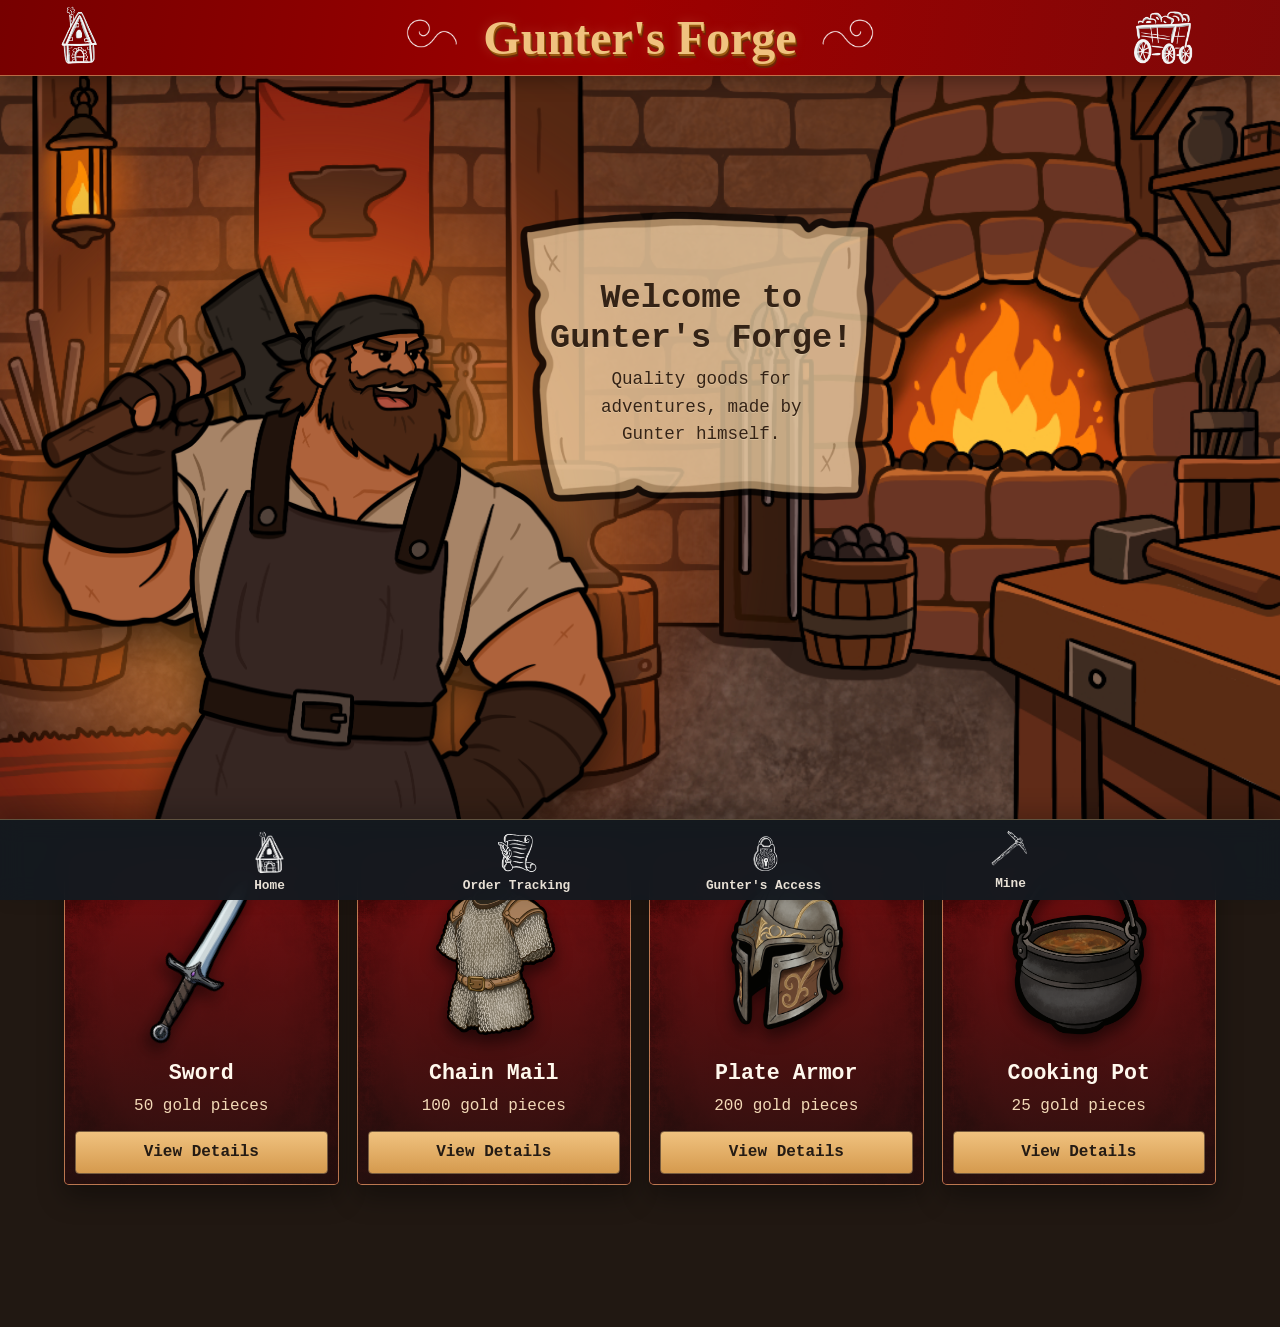
<file: index.html>
<!DOCTYPE html>
<!-- Defines the page as HTML5 and sets the language -->
<html lang="en">
<head>
    <meta charset="UTF-8">
    <meta name="viewport" content="width=device-width, initial-scale=1.0">
    <title>Gunter's Forge</title>
    <link rel="stylesheet" href="style.css">
    <!-- Connects the stylesheet -->
</head>
<body class="home-page">
      <!-- Header with home button, store name, and cart button -->
    <header>
        <button type="button" onclick="navindex()" aria-label="Home">
            <img src="assets/icons/homeicon.PNG" alt="">
        </button>
        <div class="header-brand">
            <img class="header-squiggle header-squiggle-left" src="assets/icons/squiggle.PNG" alt="">
            <h1>Gunter's Forge</h1>
            <img class="header-squiggle header-squiggle-right" src="assets/icons/squiggle.PNG" alt="">
        </div>
        <button onclick="opencart()">
            <img src="assets/icons/carticon.PNG" alt="Cart Logo">
        </button>
    </header>
       <!-- Welcome section with the forge background, Gunter, and introduction -->
    <main>
        <section class="hero">
            <img class="hero-background" src="assets/backgrounds/ForgeBackground.PNG" alt="Forge Background">
            <img class="hero-gunter" src="assets/logos/gunter.PNG" alt="Gunter the blacksmith">
            <div class="gunter-intro">
            <img class="intro-scroll" src="assets/backgrounds/textbox.PNG" alt="">
            <h1>Welcome to Gunter's Forge!</h1>
            <p>Quality goods for adventures, made by Gunter himself.</p>
            </div>
        </section>
           <!-- Product cards with images, prices, and links to product details -->
        <section class="products">
            <div class="product-card" id="sword-card" onclick="openProduct('sword')">
                <img src="assets/products/swordproduct.PNG" alt="Sword">
                <h2>Sword</h2>
                <p>50 gold pieces</p>
                <button>View Details</button>
            </div>
            <div class="product-card" id="chainmail-card" onclick="openProduct('chainmail')">
                <img src="assets/products/chainmailproduct.PNG" alt="Chain Mail">
                <h2>Chain Mail</h2>
                <p>100 gold pieces</p>
                <button>View Details</button>
            </div>
            <div class="product-card" id="platearmor-card" onclick="openProduct('platearmor')">
                <img src="assets/products/platearmorproduct.PNG" alt="Plate Armor">
                <h2>Plate Armor</h2>
                <p>200 gold pieces</p>
                <button>View Details</button>
            </div>
            <div class="product-card" id="cookingpot-card" onclick="openProduct('cookingpot')">
                <img src="assets/products/cookingpotproduct.PNG" alt="Cooking Pot">
                <h2>Cooking Pot</h2>
                <p>25 gold pieces</p>
                <button>View Details</button>
            </div>
        </section>
    </main>
      <!-- Bottom navigation for home, order tracking, and Gunter's access -->
    <nav class="store-nav" aria-label="Store navigation">
        <button class="nav-icon-label" type="button" onclick="navindex()" aria-label="Home"><img src="assets/icons/homeicon.PNG" alt=""><span>Home</span></button>
        <button class="nav-icon-label" type="button" onclick="window.location.href='ordertracking.html'">
            <img src="assets/icons/ordertrackingicon.PNG" alt="Order Tracking Logo" width="50">
            <span>Order Tracking</span>
        </button>
        <button class="nav-icon-label" type="button" onclick="window.location.href='gunter.html'">
            <img src="assets/icons/guntersaccessicon.PNG" alt="Gunter's Access Logo" width="50">
            <span>Gunter's Access</span>
        </button>
            <button class="nav-icon-label" type="button" onclick="window.location.href='mine.html'" aria-label="Mine"><img class="nav-pickaxe-icon" src="assets/icons/PickaxIcon.PNG" alt=""><span>Mine</span></button>
</nav>
    <script src="script.js"></script>
    <!-- Connects the JavaScript file -->
</body>
</html>
</file>
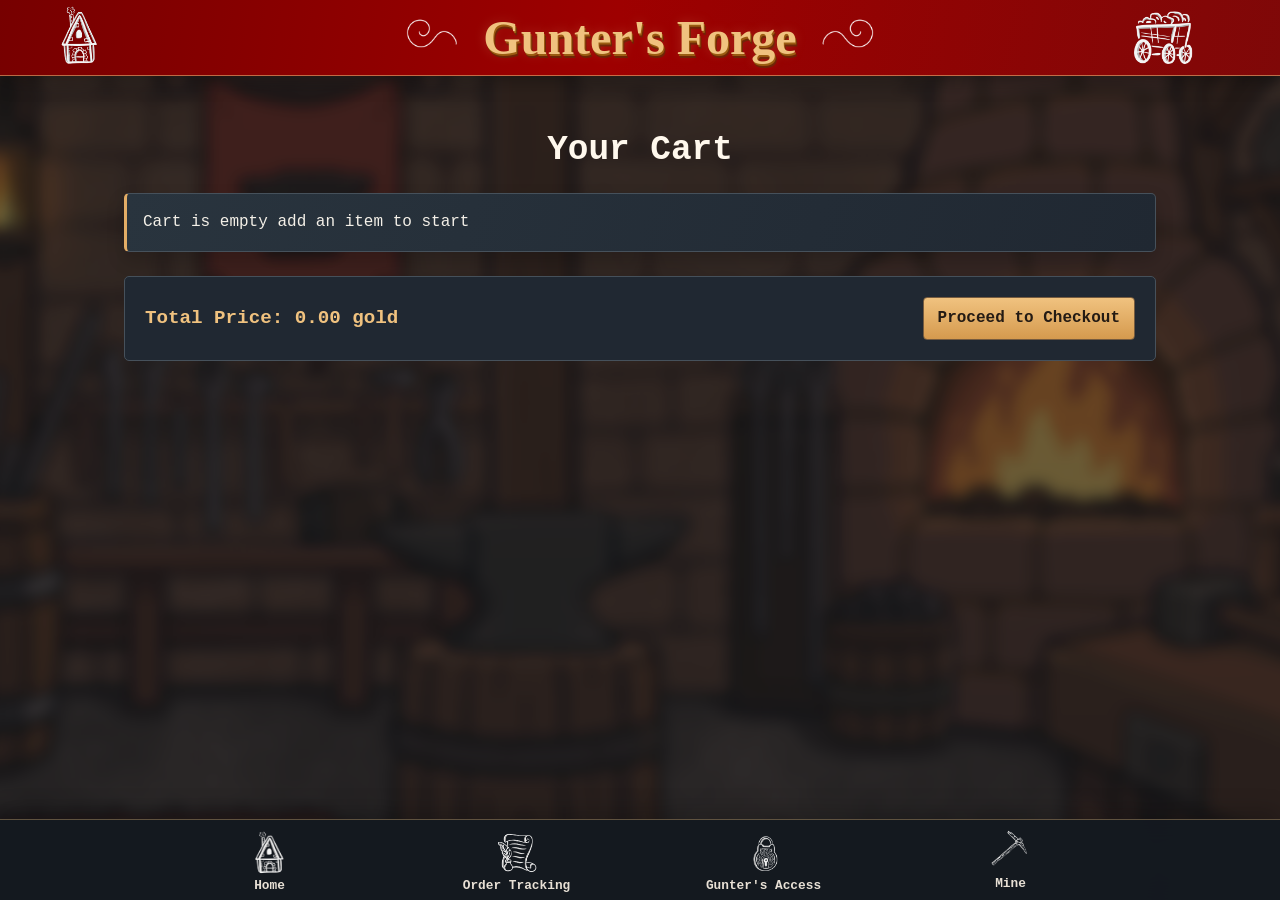
<file: cart.html>
<!DOCTYPE html>
<!-- defines the page as HTML5 and sets the language -->
<html lang="en">
<head>
    <meta charset="UTF-8">
    <meta name="viewport" content="width=device-width, initial-scale=1.0">
    <title>Cart Page</title>
    <link rel="stylesheet" href="style.css">
    
</head>
<body>
<!-- header with home button, store name, and cart button -->
    <header>
       <button type="button" onclick="navindex()" aria-label="Home">
            <img src="assets/icons/homeicon.PNG" alt="">
        </button>
        <div class="header-brand">
            <img class="header-squiggle header-squiggle-left" src="assets/icons/squiggle.PNG" alt="">
            <h2>Gunter's Forge</h2>
            <img class="header-squiggle header-squiggle-right" src="assets/icons/squiggle.PNG" alt="">
        </div>
        <button type="button" onclick="opencart()" aria-label="Open cart">
            <img src="assets/icons/carticon.PNG" alt="">
        </button>
    </header>
<!-- main cart content, including items, total price, and checkout -->
    <main>
        <h1>Your Cart</h1>
        <section class="cart-items">
            <div class="item-list">
                <!-- JavaScript displays the cart items here -->
            </div>
        </section>
        <section id="cart-summary">
            <p>Total Price: <span id="total-price">0.00</span> gold</p>
            <button type="button" onclick="checkout()">Proceed to Checkout</button>
        </section>
    </main>
    <!-- bottom navigation for the home page, order tracking, and Gunter's access -->
    <nav class="store-nav" aria-label="Store navigation">
           <button class="nav-icon-label" type="button" onclick="navindex()" aria-label="Home"><img src="assets/icons/homeicon.PNG" alt=""><span>Home</span></button>
        <button class="nav-icon-label" type="button" onclick="window.location.href='ordertracking.html'"><img src="assets/icons/ordertrackingicon.PNG" alt=""><span>Order Tracking</span></button>
        <button class="nav-icon-label" type="button" onclick="window.location.href='gunter.html'"><img src="assets/icons/guntersaccessicon.PNG" alt=""><span>Gunter's Access</span></button>
            <button class="nav-icon-label" type="button" onclick="window.location.href='mine.html'" aria-label="Mine"><img class="nav-pickaxe-icon" src="assets/icons/PickaxIcon.PNG" alt=""><span>Mine</span></button>
</nav>
    <!-- connects the JavaScript file -->
    <script src="script.js"></script>
</body>
</html>
</file>
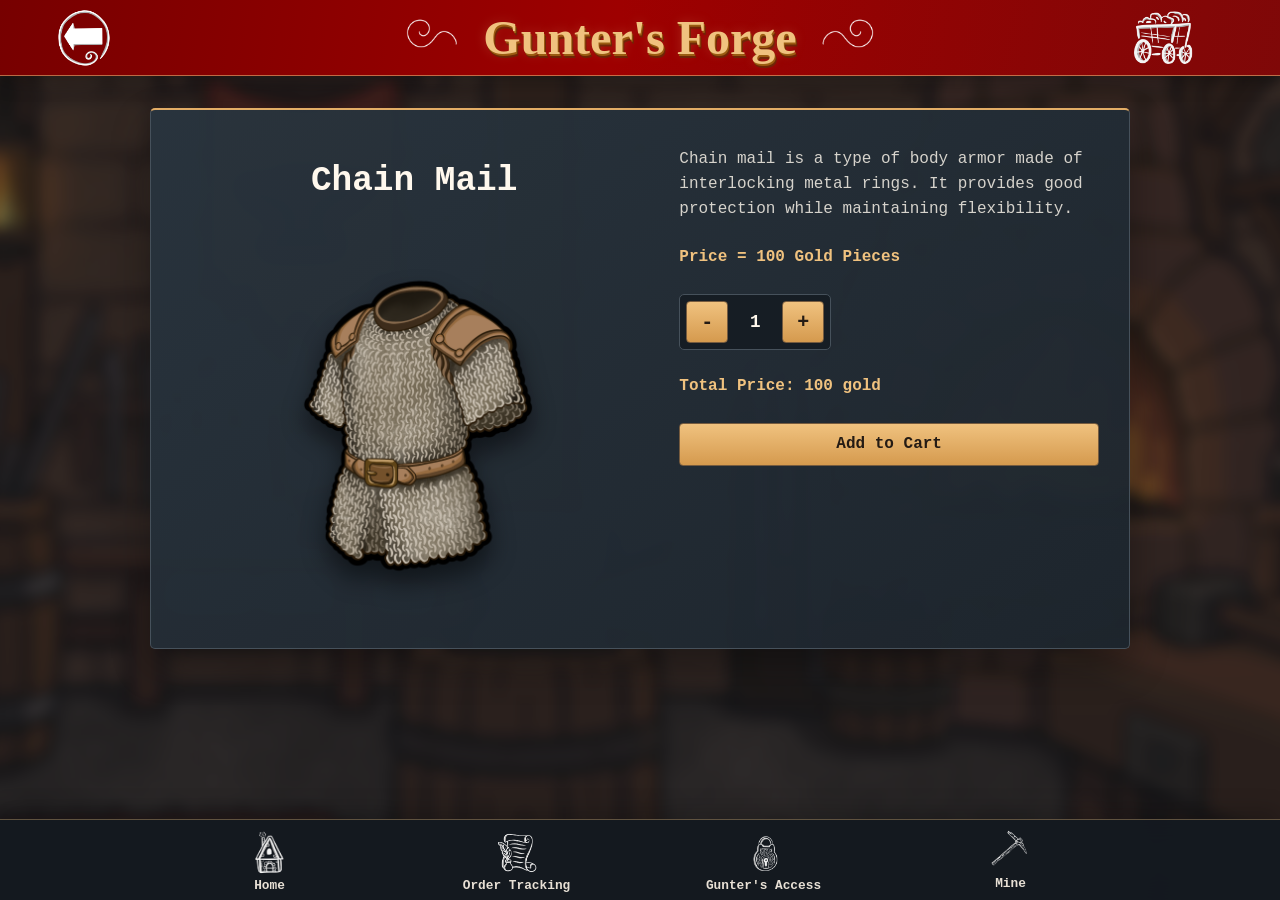
<file: chainmail.html>
<!DOCTYPE html>
<!-- defines the page as HTML5 and sets the language -->
<html lang="en">
<head>
    <meta charset="UTF-8">
    <meta name="viewport" content="width=device-width, initial-scale=1.0">
    <title>Chain Mail Product Page</title>
    <!-- connects the stylesheet -->
    <link rel="stylesheet" href="style.css">
</head>
<body data-product="chainmail">
    <!-- header with back button, store name, and cart button -->
    <header>
        <button onclick="window.history.back()">
            <img src="assets/icons/backarrow.PNG" alt="Back Button">
        </button>
        <div class="header-brand">
            <img class="header-squiggle header-squiggle-left" src="assets/icons/squiggle.PNG" alt="">
            <h2>Gunter's Forge</h2>
            <img class="header-squiggle header-squiggle-right" src="assets/icons/squiggle.PNG" alt="">
        </div>
        <button onclick="opencart()">
            <img src="assets/icons/carticon.PNG" alt="Cart Logo">
        </button>
    </header>
<!-- product details, description, price, and purchasing controls -->
    <section>
    <h1>Chain Mail</h1>
    <img class="product-image-page" id="chainmail-image-page" src="assets/products/chainmailproduct.PNG" alt="Chainmail Shirt">
    <p>Chain mail is a type of body armor made of interlocking metal rings. It provides good protection while maintaining flexibility.</p>
    <p>Price = 100 Gold Pieces</p>
<!-- allows the customer to change the quantity -->
    <div class="quantity-selector">
        <button type="button" onclick="changeQuantity(-1)">-</button>
        <span id="quantity">1</span>
        <button type="button" onclick="changeQuantity(1)">+</button>
    </div>

    <p>Total Price: <span id="total-price">0.00</span> gold</p>

    <button type="button" onclick="addtocart('chainmail')">Add to Cart</button>
    </section>
<!-- bottom navigation for home, order tracking, and Gunter's access -->
    <nav class="store-nav" aria-label="Store navigation">
        <button class="nav-icon-label" type="button" onclick="navindex()" aria-label="Home"><img src="assets/icons/homeicon.PNG" alt=""><span>Home</span></button>
        <button class="nav-icon-label" type="button" onclick="window.location.href='ordertracking.html'"><img src="assets/icons/ordertrackingicon.PNG" alt=""><span>Order Tracking</span></button>
        <button class="nav-icon-label" type="button" onclick="window.location.href='gunter.html'"><img src="assets/icons/guntersaccessicon.PNG" alt=""><span>Gunter's Access</span></button>
            <button class="nav-icon-label" type="button" onclick="window.location.href='mine.html'" aria-label="Mine"><img class="nav-pickaxe-icon" src="assets/icons/PickaxIcon.PNG" alt=""><span>Mine</span></button>
</nav>
    <script src="script.js"></script>
    </body>
</html>
</file>
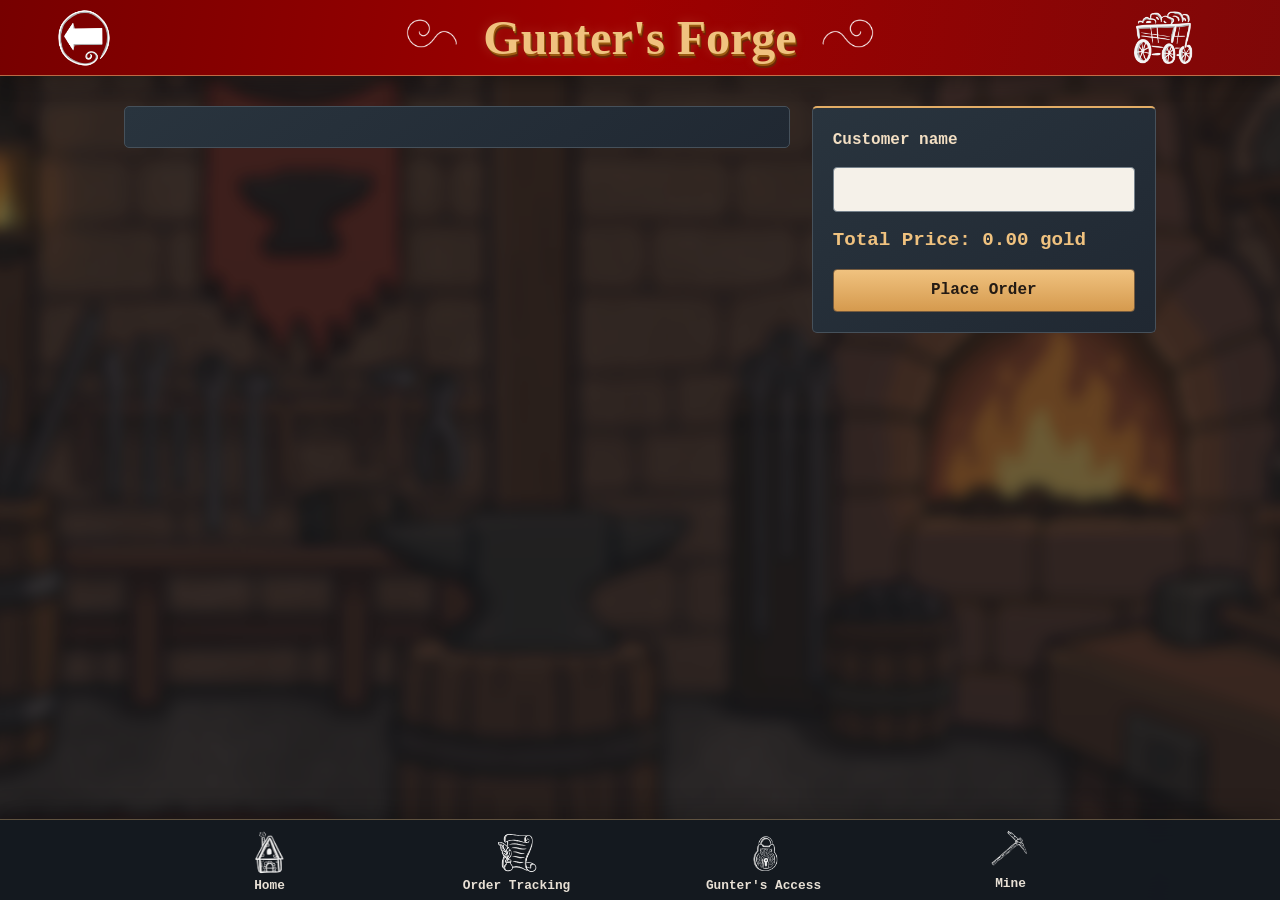
<file: checkout.html>
<!DOCTYPE html>
<!-- defines the page as HTML5 and sets the language -->
<html lang="en">
<head>
    <meta charset="UTF-8">
    <meta name="viewport" content="width=device-width, initial-scale=1.0">
    <title>Checkout Screen</title>
    <link rel="stylesheet" href="style.css">
</head>
<body>
    <!-- header with back button, store name, and cart button -->
    <header>
        <button onclick="window.history.back()">
            <img src="assets/icons/backarrow.PNG" alt="Back Button">
        </button>
        <div class="header-brand">
            <img class="header-squiggle header-squiggle-left" src="assets/icons/squiggle.PNG" alt="">
            <h2>Gunter's Forge</h2>
            <img class="header-squiggle header-squiggle-right" src="assets/icons/squiggle.PNG" alt="">
        </div>
        <button onclick="opencart()">
            <img src="assets/icons/carticon.PNG" alt="Cart Logo">
        </button>
    </header>
    <!-- checkout form containing the order review and customer details -->
    <main>
        <form id="checkout-form" onsubmit="placeOrder(event)">
            <section class="checkout-review">

            </section>
            <section class="checkout-total-completion">
                <label for="customer-name">Customer name</label>
                <input id="customer-name" name="customerName" type="text" autocomplete="name" required>
                <p>Total Price: <span id="total-price">0.00</span> gold</p>
                <button type="submit">Place Order</button>
            </section>
        </form>
        <!-- dialog warning that the order may be delayed due to missing materials -->
        <dialog id="material-shortage-dialog" class="material-shortage-dialog">
            <p>This order may take longer than expected because Gunter needs to gather materials.</p>
            <form method="dialog">
                <button type="submit" value="cancel">Cancel</button>
                <button type="submit" value="continue">Continue</button>
            </form>
        </dialog>
    </main>
    <!-- bottom navigation for home, order tracking, and Gunter's access -->
    <nav class="store-nav" aria-label="Store navigation">
           <button class="nav-icon-label" type="button" onclick="navindex()" aria-label="Home"><img src="assets/icons/homeicon.PNG" alt=""><span>Home</span></button>
        <button class="nav-icon-label" type="button" onclick="window.location.href='ordertracking.html'"><img src="assets/icons/ordertrackingicon.PNG" alt=""><span>Order Tracking</span></button>
        <button class="nav-icon-label" type="button" onclick="window.location.href='gunter.html'"><img src="assets/icons/guntersaccessicon.PNG" alt=""><span>Gunter's Access</span></button>
            <button class="nav-icon-label" type="button" onclick="window.location.href='mine.html'" aria-label="Mine"><img class="nav-pickaxe-icon" src="assets/icons/PickaxIcon.PNG" alt=""><span>Mine</span></button>
</nav>
    <script src="script.js"></script>
    <!-- connects the JavaScript file -->
</body>
</html>
</file>
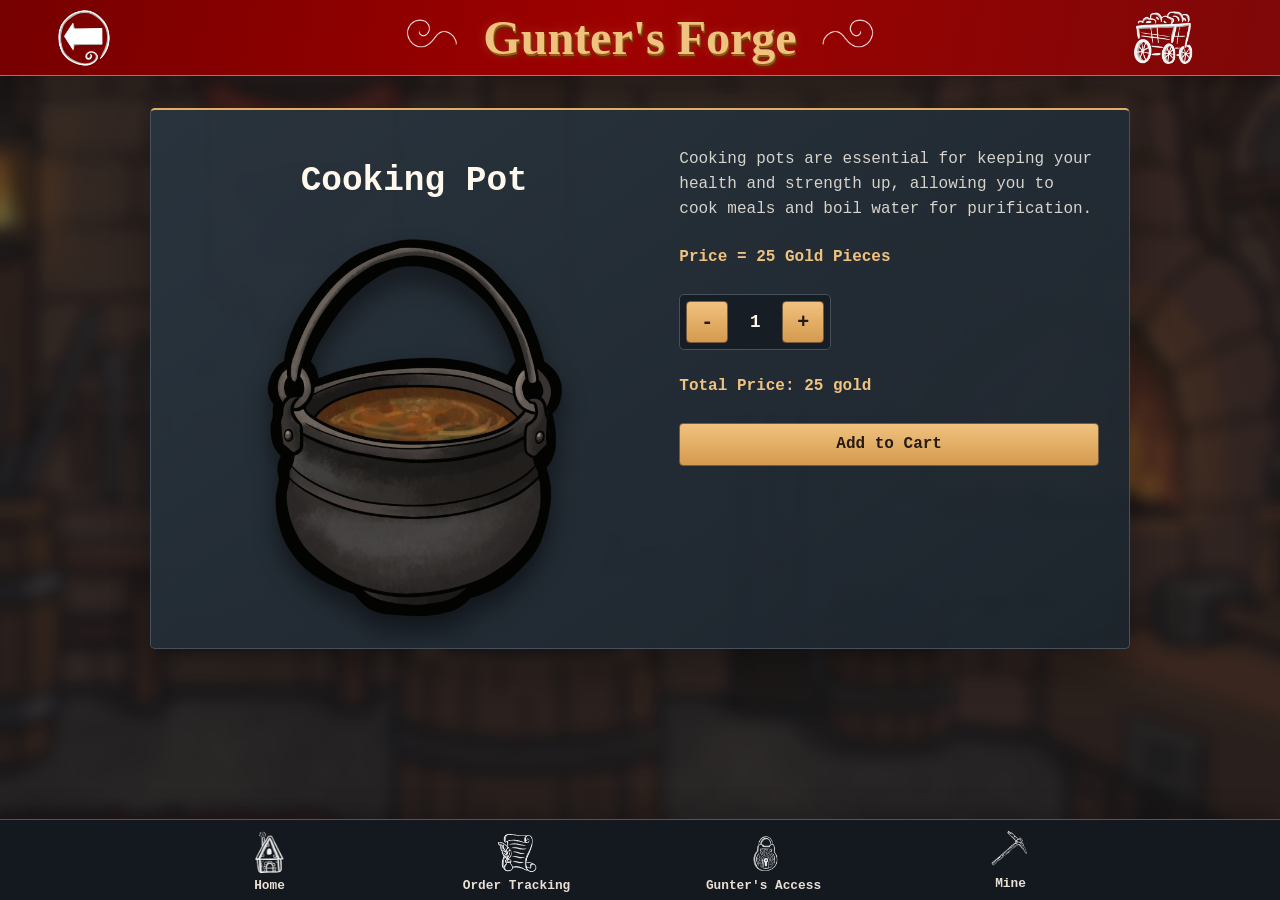
<file: cookingpot.html>
<!DOCTYPE html>
<!-- Defines the page as HTML5 and sets the language -->
<html lang="en">
<head>
    <meta charset="UTF-8">
    <meta name="viewport" content="width=device-width, initial-scale=1.0">
    <title>Cooking Pot Product Page</title>
    <!-- Connects the stylesheet -->
    <link rel="stylesheet" href="style.css">
</head>
<body data-product="cookingpot">
    <!-- Header with back button, store name, and cart button -->
    <header>
        <button onclick="window.history.back()">
            <img src="assets/icons/backarrow.PNG" alt="Back Button">
        </button>
        <div class="header-brand">
            <img class="header-squiggle header-squiggle-left" src="assets/icons/squiggle.PNG" alt="">
            <h2>Gunter's Forge</h2>
            <img class="header-squiggle header-squiggle-right" src="assets/icons/squiggle.PNG" alt="">
        </div>
        <button onclick="opencart()">
            <img src="assets/icons/carticon.PNG" alt="Cart Logo" width="50">
        </button>
    </header>
      <!-- Product details, description, price, and purchasing controls -->
    <section>
    <h1>Cooking Pot</h1>
    <img class="product-image-page" id="cookingpot-image-page" src="assets/products/cookingpotproduct.PNG" alt="Cooking Pot">
    <p>Cooking pots are essential for keeping your health and strength up, allowing you to cook meals and boil water for purification.</p>
    <p>Price = 25 Gold Pieces</p>
    <!-- Allows the customer to change the quantity -->
    <div class="quantity-selector">
        <button type="button" onclick="changeQuantity(-1)">-</button>
        <span id="quantity">1</span>
        <button type="button" onclick="changeQuantity(1)">+</button>
    </div>

    <p>Total Price: <span id="total-price">0.00</span> gold</p>

    <button type="button" onclick="addtocart('cookingpot')">Add to Cart</button>
    </section>
       <!-- Bottom navigation for home, order tracking, and Gunter's access -->
    <nav class="store-nav" aria-label="Store navigation">
        <button class="nav-icon-label" type="button" onclick="navindex()" aria-label="Home"><img src="assets/icons/homeicon.PNG" alt=""><span>Home</span></button>
        <button class="nav-icon-label" type="button" onclick="window.location.href='ordertracking.html'"><img src="assets/icons/ordertrackingicon.PNG" alt=""><span>Order Tracking</span></button>
        <button class="nav-icon-label" type="button" onclick="window.location.href='gunter.html'"><img src="assets/icons/guntersaccessicon.PNG" alt=""><span>Gunter's Access</span></button>
            <button class="nav-icon-label" type="button" onclick="window.location.href='mine.html'" aria-label="Mine"><img class="nav-pickaxe-icon" src="assets/icons/PickaxIcon.PNG" alt=""><span>Mine</span></button>
</nav>
    <script src="script.js"></script>
    <!-- Connects the JavaScript file -->
    </body>
</html>
</file>
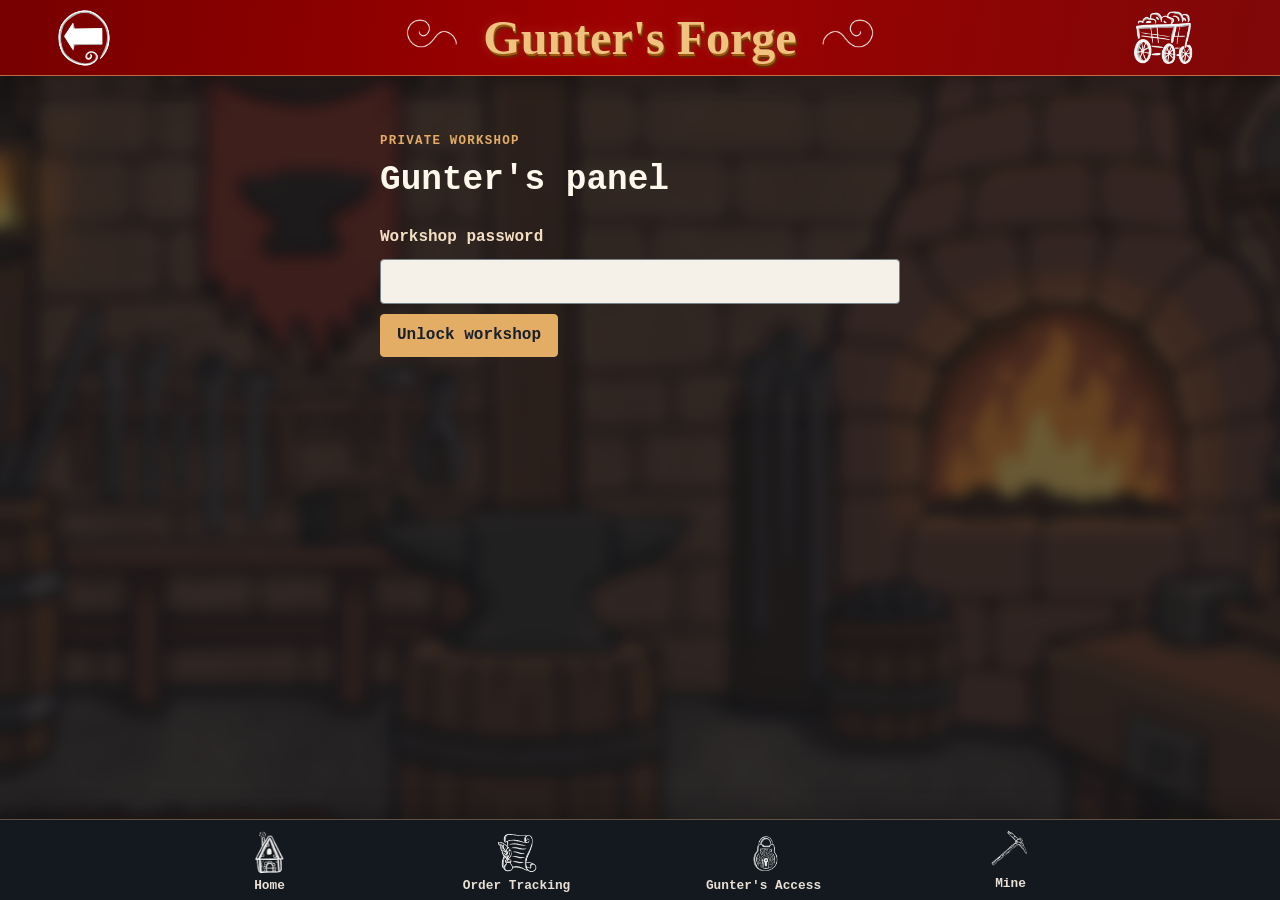
<file: gunter.html>
<!DOCTYPE html>
<!-- Defines the page as HTML5 and sets the language -->
<html lang="en">
<head>
    <meta charset="UTF-8">
    <meta name="viewport" content="width=device-width, initial-scale=1.0">
    <title>Gunter Workshop | Gunter's Forge</title>
    <link rel="stylesheet" href="style.css">
    <!-- Connects the stylesheet -->
</head>
<body class="gunter-gate-page">
       <!-- Header with home button, store name, and cart button -->
    <header>
        <button type="button" onclick="navindex()" aria-label="Back to home">
            <img src="assets/icons/backarrow.PNG" alt="">
        </button>
        <div class="header-brand">
            <img class="header-squiggle header-squiggle-left" src="assets/icons/squiggle.PNG" alt="">
            <h2>Gunter's Forge</h2>
            <img class="header-squiggle header-squiggle-right" src="assets/icons/squiggle.PNG" alt="">
        </div>
        <button type="button" onclick="opencart()" aria-label="Open cart">
            <img src="assets/icons/carticon.PNG" alt="">
        </button>
    </header>
      <!-- Main workshop login and dashboard content -->
    <main class="gunter-gate-main">
        <p class="admin-eyebrow">PRIVATE WORKSHOP</p>
        <h1>Gunter's panel</h1>
        <form id="gunter-login-form" class="gunter-login-form">
            <label for="gunter-password">Workshop password</label>
            <input id="gunter-password" type="password" autocomplete="current-password" required>
            <button class="admin-primary-button" type="submit">Unlock workshop</button>
            <p id="gunter-login-message" class="admin-message" role="status" aria-live="polite"></p>
        </form>
            <!-- Workshop dashboard with order and inventory tools -->
        <section id="gunter-dashboard" class="gunter-dashboard" hidden>
            <h2>Workshop tools</h2>
            <div class="admin-selector">
                <a href="orders.html" class="admin-selector-link">
                    <span>Orders</span>
                    <span>Update order progress and queue</span>
                </a>
                <a href="inventory.html" class="admin-selector-link">
                    <span>Inventory</span>
                    <span>Review and update material stock</span>
                </a>
            </div>
            <button type="button" class="admin-secondary-button" onclick="logoutGunter()">Lock workshop</button>
        </section>
    </main>
       <!-- Bottom navigation for home, order tracking, and Gunter's access -->
    <nav class="store-nav" aria-label="Store navigation">
           <button class="nav-icon-label" type="button" onclick="navindex()" aria-label="Home"><img src="assets/icons/homeicon.PNG" alt=""><span>Home</span></button>
        <button class="nav-icon-label" type="button" onclick="window.location.href='ordertracking.html'"><img src="assets/icons/ordertrackingicon.PNG" alt=""><span>Order Tracking</span></button>
        <button class="nav-icon-label" type="button" onclick="window.location.href='gunter.html'"><img src="assets/icons/guntersaccessicon.PNG" alt=""><span>Gunter's Access</span></button>
            <button class="nav-icon-label" type="button" onclick="window.location.href='mine.html'" aria-label="Mine"><img class="nav-pickaxe-icon" src="assets/icons/PickaxIcon.PNG" alt=""><span>Mine</span></button>
</nav>
    <script src="script.js"></script>
     <!-- Connects the JavaScript file -->
</body>
</html>
</file>
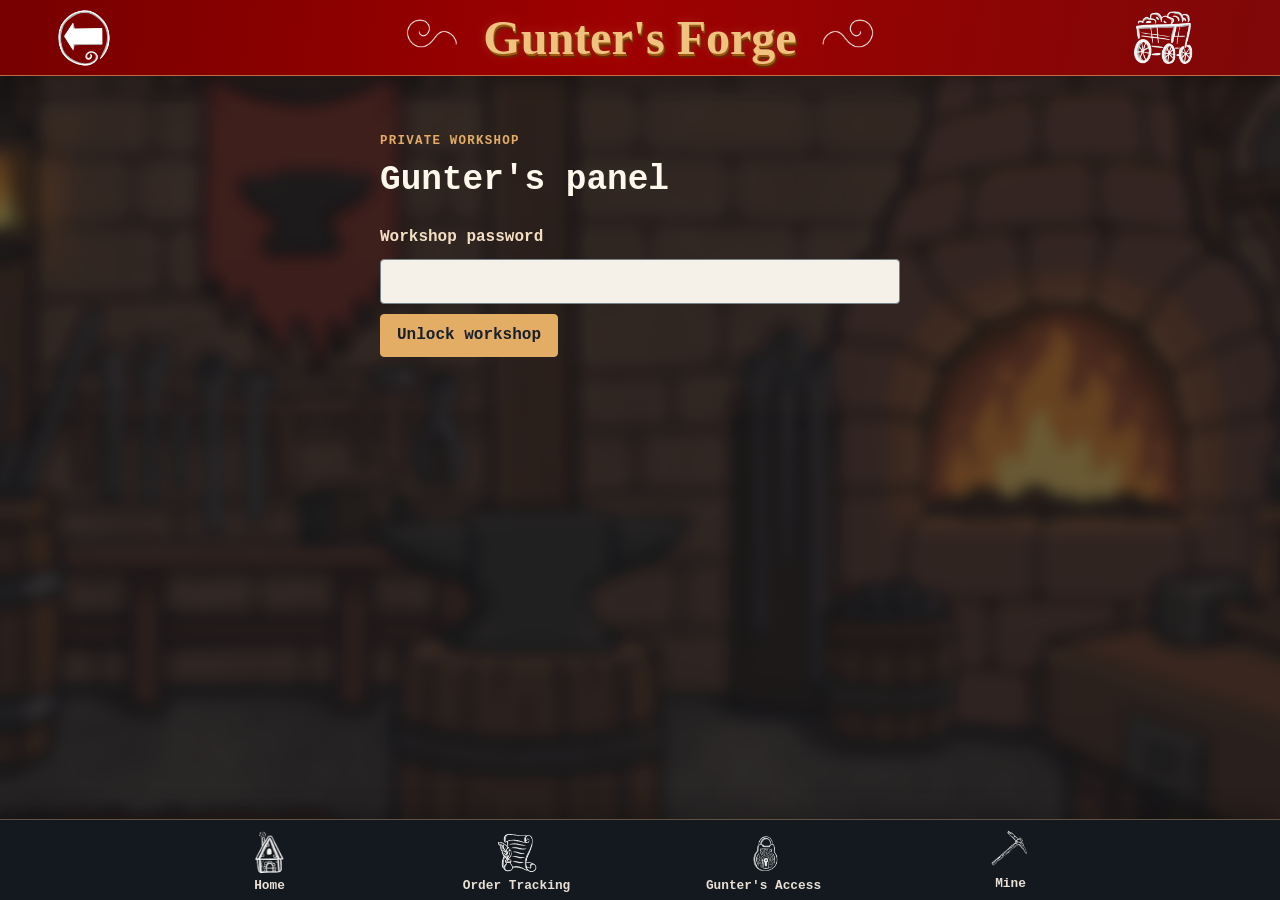
<file: inventory.html>
<!DOCTYPE html>
<!-- Defines the page as HTML5 and sets the language -->
<html lang="en">
<head>
    <meta charset="UTF-8">
    <meta name="viewport" content="width=device-width, initial-scale=1.0">
    <title>Forge Inventory | Gunter's Forge</title>
    <link rel="stylesheet" href="style.css">
    <!-- Connects the stylesheet -->
</head>
<body data-gunter-protected>
       <!-- Header with back button, store name, and cart button -->
    <header>
        <button type="button" onclick="window.location.href='gunter.html'" aria-label="Back to Gunter panel">
            <img src="assets/icons/backarrow.PNG" alt="">
        </button>
        <div class="header-brand">
            <img class="header-squiggle header-squiggle-left" src="assets/icons/squiggle.PNG" alt="">
            <h2>Gunter's Forge</h2>
            <img class="header-squiggle header-squiggle-right" src="assets/icons/squiggle.PNG" alt="">
        </div>
        <button type="button" onclick="opencart()" aria-label="Open cart">
            <img src="assets/icons/carticon.PNG" alt="">
        </button>
    </header>
      <!-- Main inventory management area -->
    <main class="admin-main">
        <p class="admin-eyebrow">GUNTER'S WORKSHOP</p>
        <h1>Material inventory</h1>
        <button type="button" class="admin-secondary-button" onclick="logoutGunter()">Lock workshop</button>
        <p>Stock is gathered in the Mine and deducted when an order enters the forging stage.</p>
        <section aria-label="Current material stock">
            <div id="inventory-list" class="inventory-list"></div>
        </section>

        <!-- Shows the materials required to make each product -->
        <section class="inventory-recipes-section" aria-labelledby="recipes-heading">
            <h2 id="recipes-heading">Material use per item</h2>
            <div id="inventory-recipes" class="inventory-recipes"></div>
        </section>
    </main>
        <!-- Bottom navigation for home, order tracking, and Gunter's access -->
    <nav class="store-nav" aria-label="Store navigation">
           <button class="nav-icon-label" type="button" onclick="navindex()" aria-label="Home"><img src="assets/icons/homeicon.PNG" alt=""><span>Home</span></button>
        <button class="nav-icon-label" type="button" onclick="window.location.href='ordertracking.html'"><img src="assets/icons/ordertrackingicon.PNG" alt=""><span>Order Tracking</span></button>
        <button class="nav-icon-label" type="button" onclick="window.location.href='gunter.html'"><img src="assets/icons/guntersaccessicon.PNG" alt=""><span>Gunter's Access</span></button>
        <button class="nav-icon-label" type="button" onclick="window.location.href='mine.html'" aria-label="Mine"><img class="nav-pickaxe-icon" src="assets/icons/PickaxIcon.PNG" alt=""><span>Mine</span></button>
    </nav>
    <script src="script.js"></script>
    <!-- Connects the JavaScript file -->
</body>
</html>
</file>
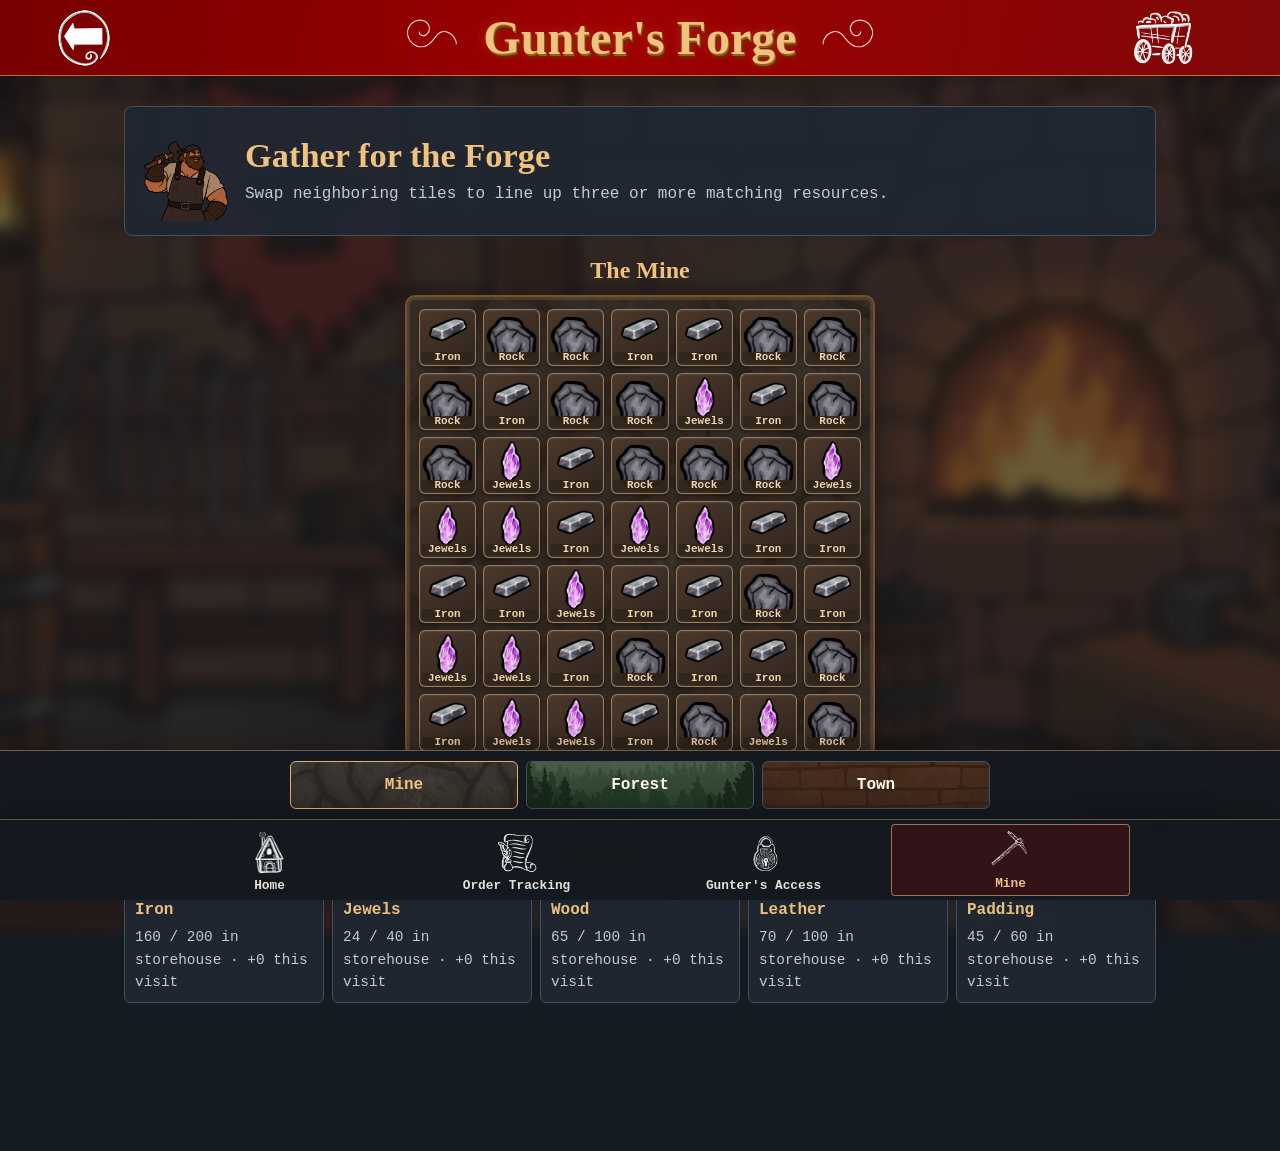
<file: mine.html>
<!DOCTYPE html>
<!-- Defines the page as HTML5 and sets the language -->
<html lang="en">
<head>
    <meta charset="UTF-8">
    <meta name="viewport" content="width=device-width, initial-scale=1.0">
    <meta name="theme-color" content="#151b22">
    <title>Gunter's Gathering | Gunter's Forge</title>
    <link rel="stylesheet" href="style.css">
     <!-- Connects the stylesheet -->
</head>
<body>
       <!-- Header with back button, store name, and cart button -->
    <header>
        <button type="button" onclick="window.location.href='index.html'" aria-label="Back to home">
            <img src="assets/icons/backarrow.PNG" alt="">
        </button>
        <div class="header-brand">
            <img class="header-squiggle header-squiggle-left" src="assets/icons/squiggle.PNG" alt="">
            <h2>Gunter's Forge</h2>
            <img class="header-squiggle header-squiggle-right" src="assets/icons/squiggle.PNG" alt="">
        </div>
        <button type="button" onclick="window.location.href='cart.html'" aria-label="Open cart">
            <img src="assets/icons/carticon.PNG" alt="">
        </button>
    </header>
<!-- Main gathering game content -->
    <main class="gathering-main">
        <!-- Game introduction and instructions -->
        <section class="gathering-intro" aria-labelledby="game-heading">
            <img src="assets/logos/gunter.PNG" alt="Gunter the blacksmith">
            <div>
                <h1 id="game-heading">Gather for the Forge</h1>
                <p>Swap neighboring tiles to line up three or more matching resources.</p>
            </div>
        </section>
<!-- Current location and game board -->
        <h2 id="location-heading" class="gathering-location-title">The Mine</h2>
        <div id="gathering-board" class="gathering-board" aria-label="Match three resource tiles"></div>
<!-- Game messages and feedback -->
        <p id="gathering-message" class="gathering-message" role="status" aria-live="polite">
            Choose two neighboring tiles. Match three or more to gather materials.
        </p>
<!-- Player's collected resources -->
        <section aria-labelledby="inventory-heading">
            <h2 id="inventory-heading" class="gathering-location-title">Forge storehouse</h2>
            <dl id="gathering-inventory" class="gathering-inventory"></dl>
        </section>
    </main>
<!-- Buttons for switching gathering locations -->
    <nav class="gathering-locations" aria-label="Gathering locations">
        <button class="gathering-location" type="button" data-location="mine" aria-pressed="true">Mine</button>
        <button class="gathering-location" type="button" data-location="forest" aria-pressed="false">Forest</button>
        <button class="gathering-location" type="button" data-location="town" aria-pressed="false">Town</button>
    </nav>
<!-- Main store navigation -->
    <nav class="store-nav" aria-label="Store navigation">
        <button class="nav-icon-label" type="button" onclick="navindex()" aria-label="Home"><img src="assets/icons/homeicon.PNG" alt=""><span>Home</span></button>
        <button class="nav-icon-label" type="button" onclick="window.location.href='ordertracking.html'"><img src="assets/icons/ordertrackingicon.PNG" alt=""><span>Order Tracking</span></button>
        <button class="nav-icon-label" type="button" onclick="window.location.href='gunter.html'"><img src="assets/icons/guntersaccessicon.PNG" alt=""><span>Gunter's Access</span></button>
        <button class="nav-icon-label" type="button" onclick="window.location.href='mine.html'" aria-label="Mine" aria-current="page"><img class="nav-pickaxe-icon" src="assets/icons/PickaxIcon.PNG" alt=""><span>Mine</span></button>
    </nav>
<!-- Game functionality -->
    <script src="script.js"></script>
</body>
</html>
</file>
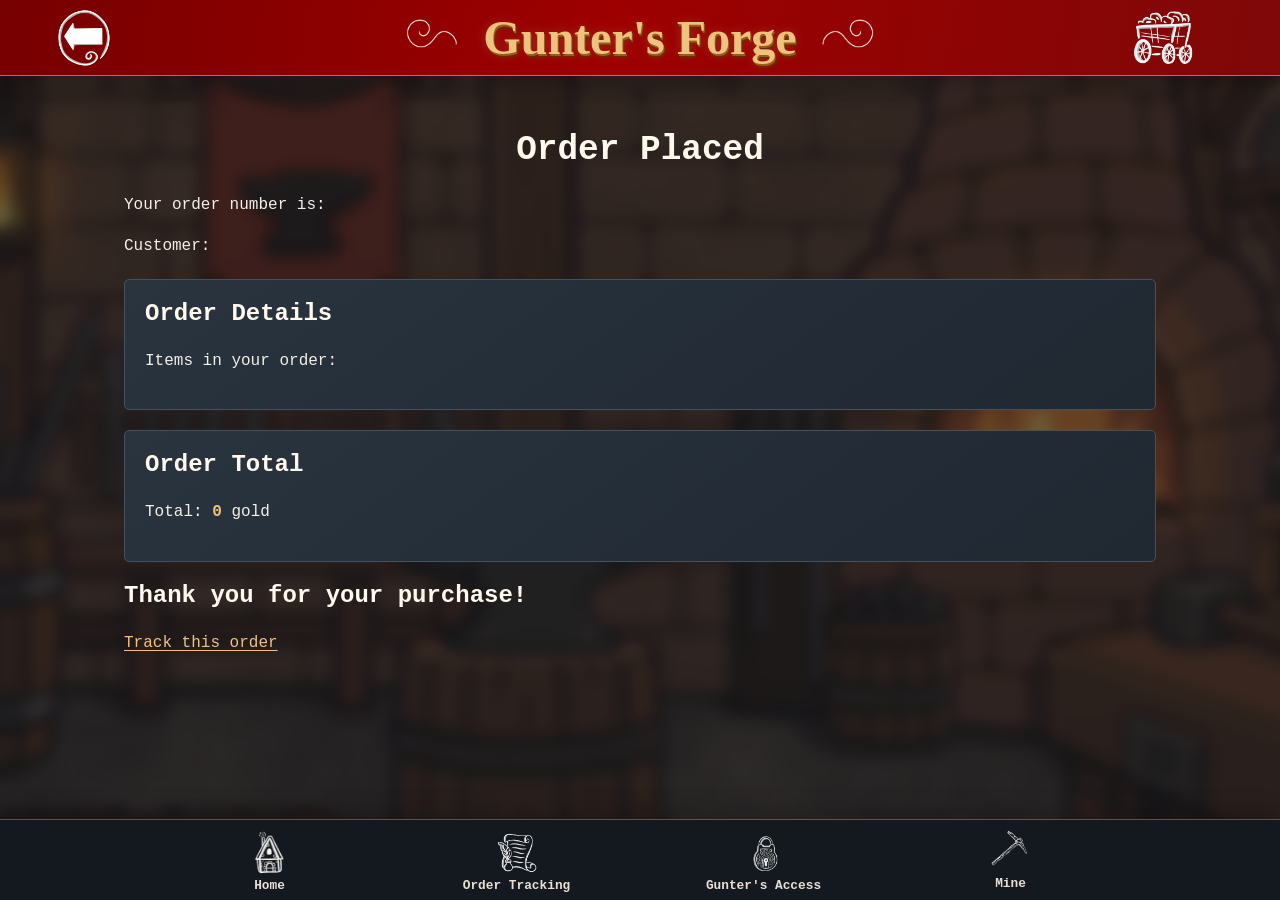
<file: orderconfirmation.html>
<!DOCTYPE html>
<!-- Defines the page as HTML5 and sets the language -->
<html lang="en">
<head>
    <meta charset="UTF-8">
    <meta name="viewport" content="width=device-width, initial-scale=1.0">
    <title>Order confirmation screen</title>
    <link rel="stylesheet" href="style.css">
     <!-- Connects the stylesheet -->
</head>
<body>
     <!-- Header with home button, store name, and cart button -->
    <header>
        <button onclick="navindex()">
            <img src="assets/icons/backarrow.PNG" alt="Back Button">
        </button>
        <div class="header-brand">
            <img class="header-squiggle header-squiggle-left" src="assets/icons/squiggle.PNG" alt="">
            <h2>Gunter's Forge</h2>
            <img class="header-squiggle header-squiggle-right" src="assets/icons/squiggle.PNG" alt="">
        </div>
        <button onclick="opencart()">
            <img src="assets/icons/carticon.PNG" alt="Cart Logo">
        </button>
    </header>
       <!-- Displays the order confirmation and customer details -->
    <main>
        <h1>Order Placed</h1>
        <p>Your order number is: <span id="order-number">0000</span></p>
        <p>Customer: <span id="order-customer-name"></span></p>
          <!-- Shows the items included in the order -->
        <section class="order-details">
            <h2>Order Details</h2>
            <p>Items in your order:</p>
            <ul id="order-items">
                <!-- Items will be created by JavaScript -->
            </ul>
        </section>
          <!-- Displays the order total and thank you message -->
        <section class="order-total">
            <h2>Order Total</h2>
            <p>Total: <span id="order-total">0</span> gold</p>
        </section>
        <h2>Thank you for your purchase!</h2>
        <p><a href="ordertracking.html">Track this order</a></p>
        
    </main>
   <!-- Bottom navigation for home, order tracking, and Gunter's access -->
    <nav class="store-nav" aria-label="Store navigation">
           <button class="nav-icon-label" type="button" onclick="navindex()" aria-label="Home"><img src="assets/icons/homeicon.PNG" alt=""><span>Home</span></button>
        <button class="nav-icon-label" type="button" onclick="window.location.href='ordertracking.html'"><img src="assets/icons/ordertrackingicon.PNG" alt=""><span>Order Tracking</span></button>
        <button class="nav-icon-label" type="button" onclick="window.location.href='gunter.html'"><img src="assets/icons/guntersaccessicon.PNG" alt=""><span>Gunter's Access</span></button>
            <button class="nav-icon-label" type="button" onclick="window.location.href='mine.html'" aria-label="Mine"><img class="nav-pickaxe-icon" src="assets/icons/PickaxIcon.PNG" alt=""><span>Mine</span></button>
</nav>

    <script src="script.js"></script>
    <!-- Connects the JavaScript file -->
</body>
</html>
</file>
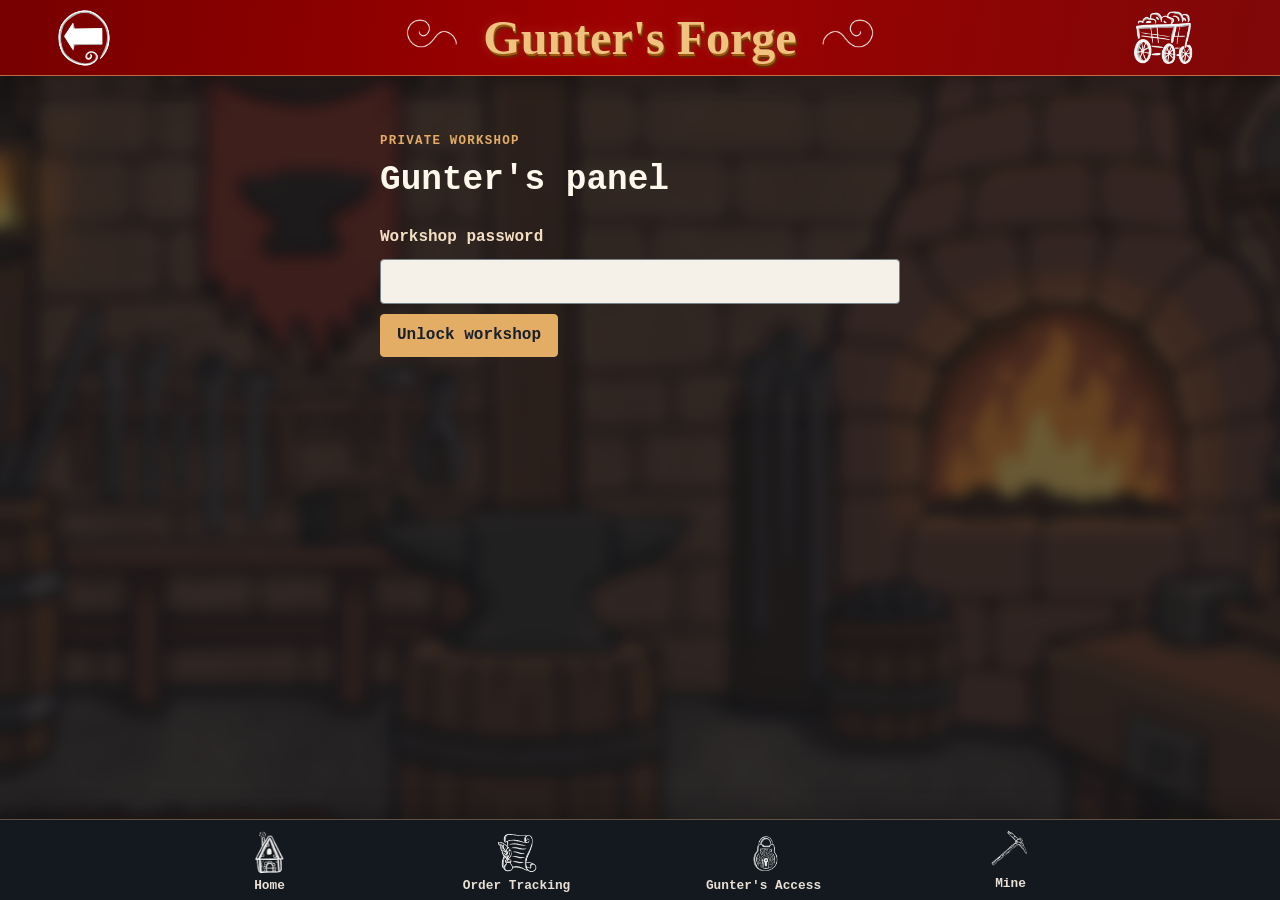
<file: orders.html>
<!DOCTYPE html>
<!-- Defines the page as HTML5 and sets the language -->
<html lang="en">
<head>
    <meta charset="UTF-8">
    <meta name="viewport" content="width=device-width, initial-scale=1.0">
    <title>Gunter's Forge Orders</title>
    <link rel="stylesheet" href="style.css">
    <!-- Connects the stylesheet -->
</head>
<body data-gunter-protected>
        <!-- Header with back button, store name, and cart button -->
    <header>
        <button onclick="window.location.href='gunter.html'">
            <img src="assets/icons/backarrow.PNG" alt="Back Button">
        </button>
        <div class="header-brand">
            <img class="header-squiggle header-squiggle-left" src="assets/icons/squiggle.PNG" alt="">
            <h2>Gunter's Forge</h2>
            <img class="header-squiggle header-squiggle-right" src="assets/icons/squiggle.PNG" alt="">
        </div>
        <button onclick="opencart()">
            <img src="assets/icons/carticon.PNG" alt="Cart Logo">
        </button>
    </header>
        <!-- Displays the orders managed by Gunter -->
    <main>
        <h1>Gunter's Orders</h1>
        <div class="orders-list">
            <!-- Orders will be populated by JavaScript -->
        </div>
    </main>
       <!-- Bottom navigation for home, order tracking, and Gunter's access -->
    <nav class="store-nav" aria-label="Store navigation">
           <button class="nav-icon-label" type="button" onclick="navindex()" aria-label="Home"><img src="assets/icons/homeicon.PNG" alt=""><span>Home</span></button>
        <button class="nav-icon-label" type="button" onclick="window.location.href='ordertracking.html'"><img src="assets/icons/ordertrackingicon.PNG" alt=""><span>Order Tracking</span></button>
        <button class="nav-icon-label" type="button" onclick="window.location.href='gunter.html'"><img src="assets/icons/guntersaccessicon.PNG" alt=""><span>Gunter's Access</span></button>
            <button class="nav-icon-label" type="button" onclick="window.location.href='mine.html'" aria-label="Mine"><img class="nav-pickaxe-icon" src="assets/icons/PickaxIcon.PNG" alt=""><span>Mine</span></button>
</nav>
    <script src="script.js"></script>
</body>
</html>
</file>
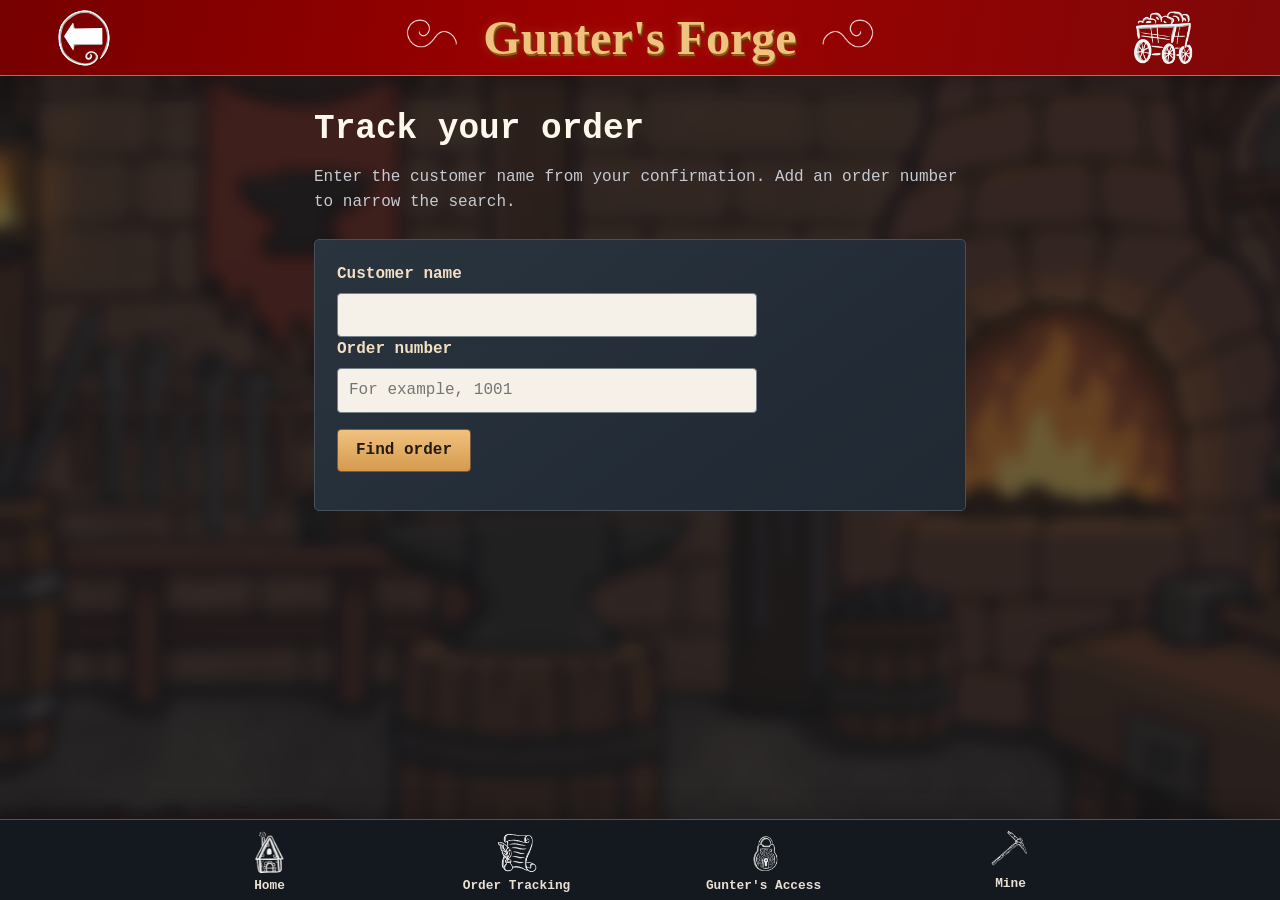
<file: ordertracking.html>
<!DOCTYPE html>
<!-- Defines the page as HTML5 and sets the language -->
<html lang="en">
<head>
	<meta charset="UTF-8">
	<meta name="viewport" content="width=device-width, initial-scale=1.0">
	<title>Track an Order | Gunter's Forge</title>
	<link rel="stylesheet" href="style.css">
	<!-- Connects the stylesheet -->
</head>
<body class="customer-tracking-page">
	  <!-- Header with home button, store name, and cart button -->
	<header>
		<button type="button" onclick="navindex()" aria-label="Back to home">
			<img src="assets/icons/backarrow.PNG" alt="">
		</button>
		<div class="header-brand">
			<img class="header-squiggle header-squiggle-left" src="assets/icons/squiggle.PNG" alt="">
			<h2>Gunter's Forge</h2>
			<img class="header-squiggle header-squiggle-right" src="assets/icons/squiggle.PNG" alt="">
		</div>
		<button type="button" onclick="opencart()" aria-label="Open cart">
			<img src="assets/icons/carticon.PNG" alt="">
		</button>
	</header>
	  <!-- Main order tracking area with search form and results -->
	<main class="customer-tracking-main">
		<h1>Track your order</h1>
		<p>Enter the customer name from your confirmation. Add an order number to narrow the search.</p>
		<form id="tracking-form" class="customer-tracking-form">
			<label for="tracking-customer-name">Customer name</label>
			<input id="tracking-customer-name" name="customerName" type="text" autocomplete="name" required>
			<label for="tracking-order-number">Order number</label>
			<input id="tracking-order-number" name="orderNumber" type="text" inputmode="numeric" placeholder="For example, 1001">
			<button type="submit">Find order</button>
			<p id="tracking-message" role="status" aria-live="polite"></p>
		</form>
		   <!-- Displays the matching order information -->
		<section id="tracking-result" class="customer-tracking-result" aria-live="polite" hidden></section>
	</main>
	  <!-- Bottom navigation for home, order tracking, and Gunter's access -->
	<nav class="store-nav" aria-label="Store navigation">
			<button class="nav-icon-label" type="button" onclick="navindex()" aria-label="Home"><img src="assets/icons/homeicon.PNG" alt=""><span>Home</span></button>
			<button class="nav-icon-label" type="button" onclick="window.location.href='ordertracking.html'"><img src="assets/icons/ordertrackingicon.PNG" alt=""><span>Order Tracking</span></button>
			<button class="nav-icon-label" type="button" onclick="window.location.href='gunter.html'"><img src="assets/icons/guntersaccessicon.PNG" alt=""><span>Gunter's Access</span></button>
	        <button class="nav-icon-label" type="button" onclick="window.location.href='mine.html'" aria-label="Mine"><img class="nav-pickaxe-icon" src="assets/icons/PickaxIcon.PNG" alt=""><span>Mine</span></button>
</nav>
	<script src="script.js"></script>
	<!-- Connects the JavaScript file -->
</body>
</html>
</file>
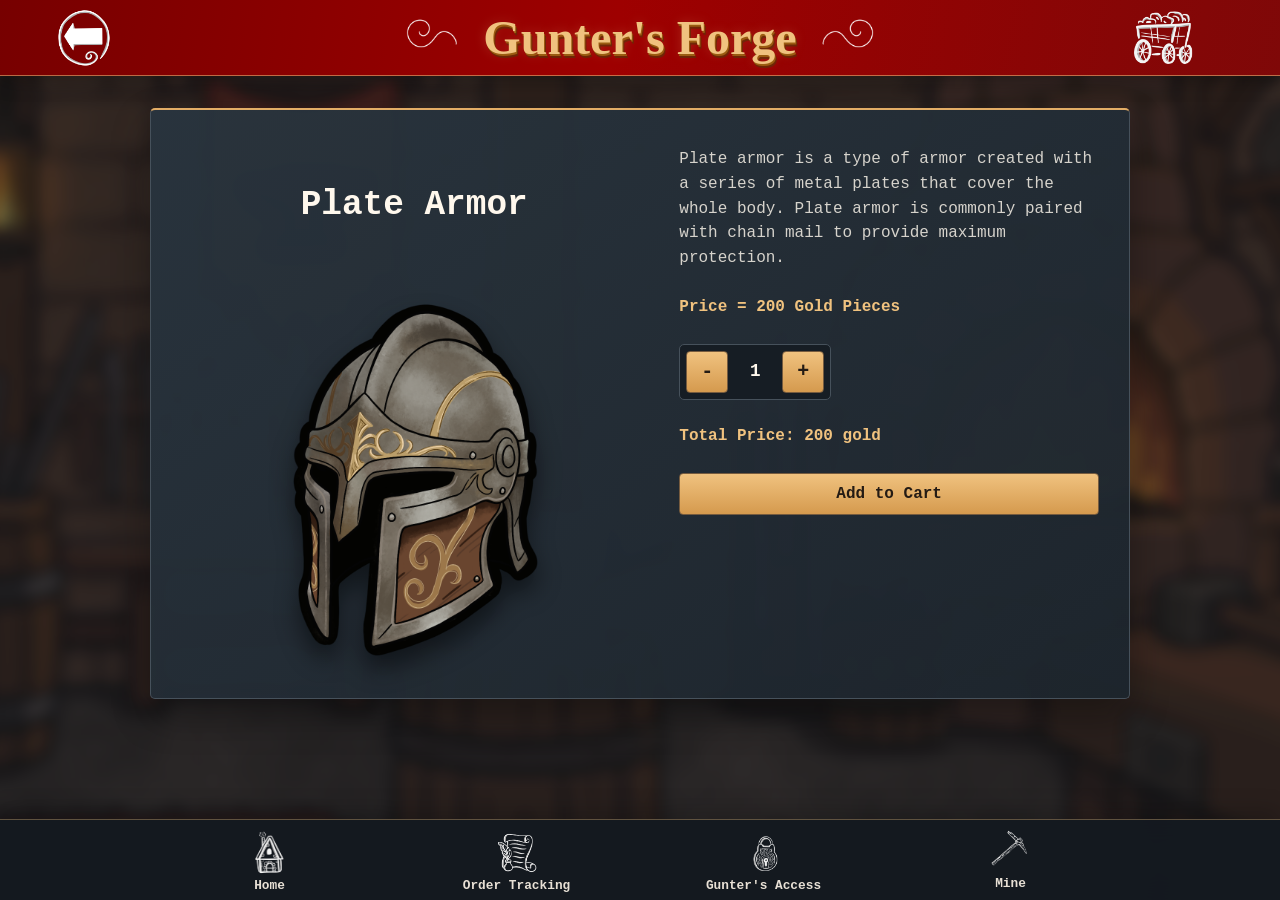
<file: platearmor.html>
<!DOCTYPE html>
<!-- Defines the page as HTML5 and sets the language -->
<html lang="en">
<head>
    <meta charset="UTF-8">
    <meta name="viewport" content="width=device-width, initial-scale=1.0">
    <title>Plate Armor Product Page</title>
    <link rel="stylesheet" href="style.css">
    <!-- Connects the stylesheet -->
</head>
<body data-product="platearmor">
    <header>
          <!-- Header with home button, store name, and cart button -->
        <button onclick="window.history.back()">
            <img src="assets/icons/backarrow.PNG" alt="Back Button">
        </button>
        <div class="header-brand">
            <img class="header-squiggle header-squiggle-left" src="assets/icons/squiggle.PNG" alt="">
            <h2>Gunter's Forge</h2>
            <img class="header-squiggle header-squiggle-right" src="assets/icons/squiggle.PNG" alt="">
        </div>
        <button onclick="opencart()">
            <img src="assets/icons/carticon.PNG" alt="Cart Logo">
        </button>
    </header>
       <!-- Plate armor product details and purchasing options -->
    <section>
    <h1>Plate Armor</h1>
    <img class="product-image-page" id="platearmor-image-page" src="assets/products/platearmorproduct.PNG" alt="Plate Armor">
    <p>Plate armor is a type of armor created with a series of metal plates that cover the whole body. Plate armor is commonly paired with chain mail to provide maximum protection.</p>
    <p>Price = 200 Gold Pieces</p>
           <!-- Select quantity and view the total price -->
    <div class="quantity-selector">
        <button type="button" onclick="changeQuantity(-1)">-</button>
        <span id="quantity">1</span>
        <button type="button" onclick="changeQuantity(1)">+</button>
    </div>

    <p>Total Price: <span id="total-price">0.00</span> gold</p>

    <button type="button" onclick="addtocart('platearmor')">Add to Cart</button>
    </section>

    <!-- Bottom navigation between store pages -->
    <nav class="store-nav" aria-label="Store navigation">
        <button class="nav-icon-label" type="button" onclick="navindex()" aria-label="Home"><img src="assets/icons/homeicon.PNG" alt=""><span>Home</span></button>
        <button class="nav-icon-label" type="button" onclick="window.location.href='ordertracking.html'"><img src="assets/icons/ordertrackingicon.PNG" alt=""><span>Order Tracking</span></button>
        <button class="nav-icon-label" type="button" onclick="window.location.href='gunter.html'"><img src="assets/icons/guntersaccessicon.PNG" alt=""><span>Gunter's Access</span></button>
            <button class="nav-icon-label" type="button" onclick="window.location.href='mine.html'" aria-label="Mine"><img class="nav-pickaxe-icon" src="assets/icons/PickaxIcon.PNG" alt=""><span>Mine</span></button>
</nav>
    <script src="script.js"></script>
    <!-- Connects the JavaScript file -->
    </body>
</html>
</file>
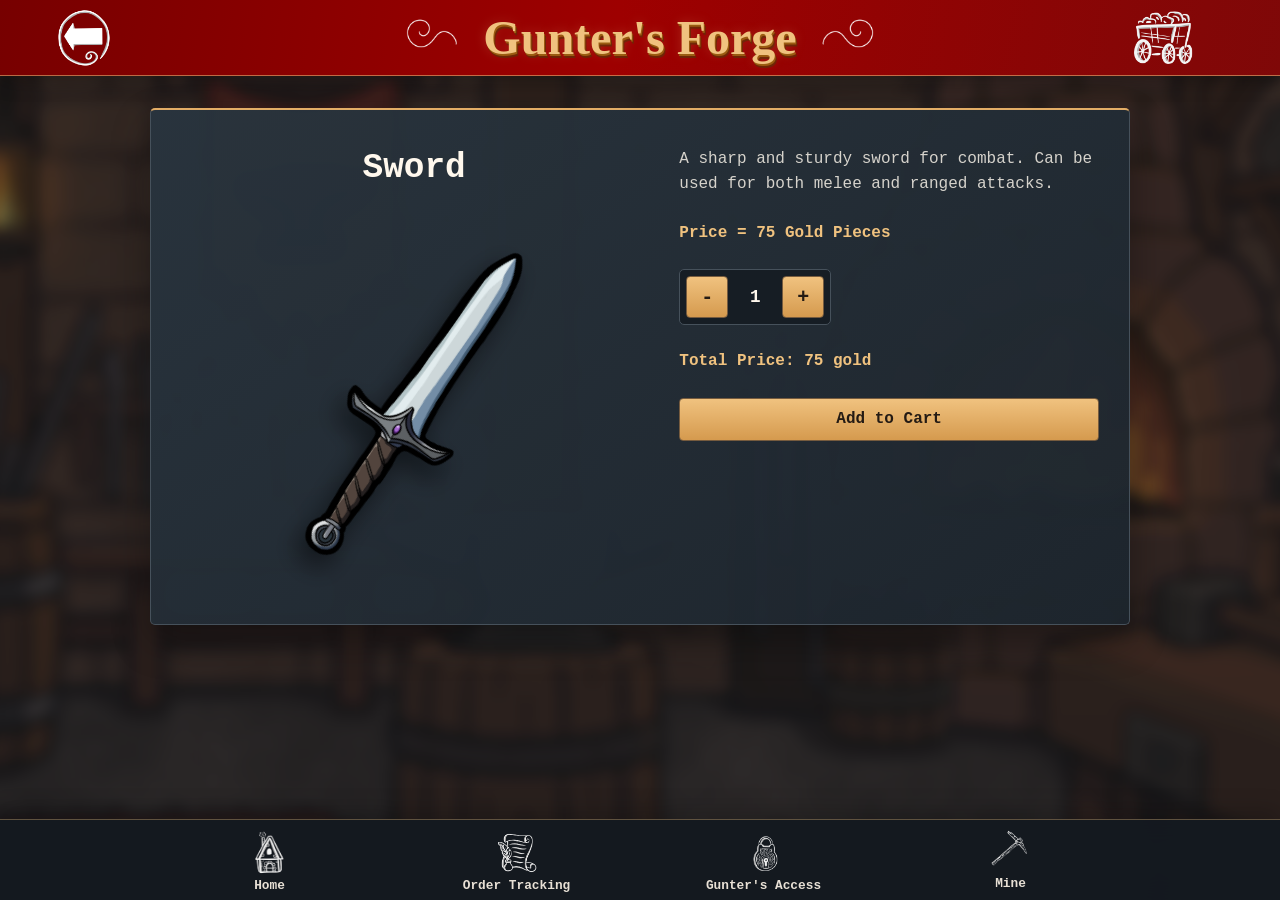
<file: sword.html>
<!DOCTYPE html>
<!-- Defines the page as HTML5 and sets the language -->
<html lang="en">
<head>
    <meta charset="UTF-8">
    <meta name="viewport" content="width=device-width, initial-scale=1.0">
    <title>Sword Product Page</title>
    <link rel="stylesheet" href="style.css">
       <!-- Connects the stylesheet -->
</head>
<body data-product="sword">
    <!-- Header with home button, store name, and cart button -->
    <header>
        <button onclick="window.history.back()">
            <img src="assets/icons/backarrow.PNG" alt="Back Button">
        </button>
        <div class="header-brand">
            <img class="header-squiggle header-squiggle-left" src="assets/icons/squiggle.PNG" alt="">
            <h2>Gunter's Forge</h2>
            <img class="header-squiggle header-squiggle-right" src="assets/icons/squiggle.PNG" alt="">
        </div>
        <button onclick="opencart()">
            <img src="assets/icons/carticon.PNG" alt="Cart Logo" width="50">
        </button>
    </header>
<!-- Sword details, price, and purchase options -->
    <section>
    <h1>Sword</h1>
    <img class="product-image-page" id="sword-image-page" src="assets/products/swordproduct.PNG" alt="Sword Image">
    <p>A sharp and sturdy sword for combat. Can be used for both melee and ranged attacks.</p>
    <p>Price = 75 Gold Pieces</p>
    
<!-- Allows the customer to change the quantity -->
    <div class="quantity-selector">
        <button type="button" onclick="changeQuantity(-1)">-</button>
        <span id="quantity">1</span>
        <button type="button" onclick="changeQuantity(1)">+</button>
    </div>
<!-- Displaus the total price based on quantity -->
    <p>Total Price: <span id="total-price">0.00</span> gold</p>

    <button type="button" onclick="addtocart('sword')">Add to Cart</button>
<!-- Adds the selected sword quantity to the cart -->
    </section>
    <nav class="store-nav" aria-label="Store navigation">
           <button class="nav-icon-label" type="button" onclick="navindex()" aria-label="Home"><img src="assets/icons/homeicon.PNG" alt=""><span>Home</span></button>
        <button class="nav-icon-label" type="button" onclick="window.location.href='ordertracking.html'"><img src="assets/icons/ordertrackingicon.PNG" alt=""><span>Order Tracking</span></button>
        <button class="nav-icon-label" type="button" onclick="window.location.href='gunter.html'"><img src="assets/icons/guntersaccessicon.PNG" alt=""><span>Gunter's Access</span></button>
            <button class="nav-icon-label" type="button" onclick="window.location.href='mine.html'" aria-label="Mine"><img class="nav-pickaxe-icon" src="assets/icons/PickaxIcon.PNG" alt=""><span>Mine</span></button>
</nav>
    <script src="script.js"></script>
     <!-- Connects the JavaScript file -->
</body>
</html>
</file>
<file: style.css>
/* style for all pages */
/* made using Git Copilot */

/* removes the default page margin and sets it to 0 */
body {
    margin: 0;
}

/* lines up the content for the header to the center */
header {
    display: flex;
    justify-content: space-between;
    align-items: center;
}
/* sets up the products in a grid display */
.products {
    display: grid;
}
/* sets the background and style of the product cards and centers them */
.product-card {
    background-image: url(assets/backgrounds/productcardback.PNG);
    text-align: center;
    min-width: 0;
}
/* adds space inside the product buttons */
.product-card button {
    padding: 8px 15px;
}
/* adds a filter effect when a product card is pressed */
.product-card:active {
    filter: brightness(80%);
    transform: scale(0.98);
}
/* keeps the cart items from streching out */
.cart-items img {
    object-fit: contain;
}
/* rotates the sword 35 degrees */
#sword-image-page {
    transform: rotate(35deg);
}
/* limits the product image width by 400px */
.product-image-page {
    max-width: 400px;
}
/* centers the page headings */
h1 {
    text-align: center;
}
/* stacks the pricing info in columns */
.pricingDiv {
    display: flex;
    flex-direction: column;
}
/* keeps checkout items from stretching, in columns */
.checkout-item > div {
    display: flex;
    flex-direction: column;
}
/* lines up checkout items by centering and respacing */
.checkout-item{
    display: flex;
    align-items: center;
    gap: 15px;
    margin-bottom: 10px;
}
/* keeps checkout images from stretching */
.checkout-item img{
    object-fit: contain;
}
/* makes the labels easier to read, changes font weight to 700 */
.checkout-total-completion label,
.customer-tracking-form label {
    display: block;
    font-weight: 700;
}
/* makes form inputs fill up the avalible width */
.checkout-total-completion input,
.customer-tracking-form input {
    width: 100%;
}
/* limits the max tracking input width to 420px */
.customer-tracking-form input {
    max-width: 420px;
}
/* centers the tracking page */
.customer-tracking-main {
    margin: 0 auto;
}
/* adds 24px of space above the tracking form */
.customer-tracking-form {
    margin-top: 24px;
}
/* spaces and sizes the tracking button */
.customer-tracking-form button {
    display: block;
    margin-top: 16px;
    padding: 8px 18px;
}
/* adds space above the tracking results, 24px */
.customer-tracking-result {
    margin-top: 24px;
}
/* hides the tracking results when needed */
.customer-tracking-result[hidden] {
    display: none;
}
/* sets the layout for the admin pages */
.admin-main,
.gunter-gate-main {
    box-sizing: border-box;
    width: min(900px, 100%);
    margin: 0 auto;
    padding: 24px 20px 48px;
}
/* adjusts the login page layout */
.gunter-gate-main {
    width: min(560px, 100%);
    padding-top: 56px;
}
/* styles the small admin heading */
.admin-eyebrow {
    margin: 0 0 8px;
    color: #e3ad66;
    font-size: 0.78rem;
    font-weight: 700;
    letter-spacing: 0.1em;
}
/* aligns the admin text page headings */
.admin-main > h1,
.gunter-gate-main > h1 {
    margin: 0 0 10px;
    text-align: left;
}
/* styles admin status messages in a golden yellow */
.admin-message {
    min-height: 1.4em;
    color: #e3ad66;
}
/* lays out the login form */
.gunter-login-form {
    display: grid;
    gap: 10px;
    margin-top: 24px;
}
/* makes the form labels bolded */
.gunter-login-form label {
    font-weight: 700;
}
/* sets the main admin button styles */
.admin-primary-button,
.admin-secondary-button {
    min-height: 42px;
    width: fit-content;
    padding: 8px 16px;
    border: 1px solid #e3ad66;
    border-radius: 4px;
    background: #e3ad66;
    color: #18202b;
    font: inherit;
    font-weight: 700;
    cursor: pointer;
}
/* gives secondary buttons a more simple look */
.admin-secondary-button {
    border-color: #76808a;
    background: transparent;
    color: #fff;
}
/* adds space above the dashboard */
.gunter-dashboard {
    margin-top: 28px;
}
/* arranges the admin options */
.admin-selector {
    display: grid;
    gap: 10px;
    margin: 16px 0 20px;
}
/* styles the admin nagivation links by color and display */
.admin-selector-link {
    display: grid;
    gap: 5px;
    color: #fff;
    text-decoration: none;
}
/* styles the smaller text in admin links by color */
.admin-selector-link span:last-child {
    color: #c5cbd1;
}
/* styles the workshop label by font size and color */
.workshop-label {
    color: #f0c27f;
    font-size: 0.78rem;
    font-weight: 700;
}
/* arranges the inventory list */
.inventory-list {
    display: grid;
    margin: 24px 0 16px;
}
/* lays out each different inventory material */
.inventory-material {
    display: grid;
    grid-template-columns: minmax(0, 1fr);
    gap: 10px 20px;
    align-items: center;
    padding: 16px 0;
    border-bottom: 1px solid #46505a;
}
/* lines up the inventory headings and amounts */
.inventory-material-heading {
    display: flex;
    align-items: baseline;
    justify-content: space-between;
    gap: 12px;
    grid-column: 1 / -1;
}
/* removes  extra space around material headings */
.inventory-material-heading h3 {
    margin: 0;
}
/* styles the inventory amounts bar by font and coolor */
.inventory-material-heading span {
    color: #c5cbd1;
    font-variant-numeric: tabular-nums;
}
/* styles the inventory progress bar by font and color */
.inventory-material progress {
    width: 100%;
    height: 16px;
    accent-color: #e3ad66;
}
/* highlights the low inventory warnings */
.material-reorder-warning {
    display: block;
    grid-column: 1 / -1;
    margin: 0;
    color: #ffbc80;
    font-weight: 700;
}
.material-reorder-warning:visited {
    color: #ffbc80;
}
.material-reorder-warning:hover {
    color: var(--forge-gold-light);
}
/* adds space above the recipes section */
.inventory-recipes-section {
    margin-top: 36px;
}
/* arranges recipes in a grid format */
.inventory-recipes {
    display: grid;
    grid-template-columns: repeat(2, minmax(0, 1fr));
    gap: 10px;
}
/* styles each inventory recipe card */
.inventory-recipe {
    padding: 12px;
    border: 1px solid #46505a;
    border-radius: 4px;
}
/* removes extra spacing from the recipe text */
.inventory-recipe h3,
.inventory-recipe p {
    margin: 0;
}
/* styles recipe descriptions by color */
.inventory-recipe p {
    margin-top: 6px;
    color: #c5cbd1;
}
/* adjusts the inventory layout for smaller screens */
@media (max-width: 520px) {
    .inventory-material {
/* adjusts material columns for smaller screens */
        grid-template-columns: minmax(0, 1fr);
        gap: 8px 12px;
    }
 /* stacks the inventory headings on small screens in columns */
    .inventory-material-heading {
        align-items: flex-start;
        flex-direction: column;
        gap: 4px;
    }
/* shows one recipe per row on smaller screens */
    .inventory-recipes {
        grid-template-columns: 1fr;
    }
}

body > nav.store-nav button:last-child img.nav-pickaxe-icon {
    transform: rotate(20deg) translateY(-2px) scale(0.9);
}

@media (max-width: 700px) {
    body > nav.store-nav button:last-child img.nav-pickaxe-icon {
        transform: rotate(20deg) translateY(-3px) scale(0.9);
    }
}
/* defines the site's colors */
:root {
    color-scheme: dark;
    --forge-bg: #151b22;
    --forge-surface: #202832;
    --forge-raised: #29343e;
    --forge-line: #46515b;
    --forge-red: #9e0000;
    --forge-gold: #e3ad66;
    --forge-gold-light: #f0c27f;
    --forge-muted: #c5cbd1;
}

/* makes element sizing more predictable */
* {
    box-sizing: border-box;
}

/* sets the page's minimum width and scrolling */
html {
    min-width: 320px;
    scroll-behavior: smooth;
    background: var(--forge-bg);
}
/* sets the main page layout and text style/color */
body {
    display: flex;
    min-height: 100vh;
    flex-direction: column;
    color: #f4f0e8;
    font-family: "American Typewriter", "Courier New", serif;
    line-height: 1.55;
}
/* lets the main content fill the available space */
body > main {
    flex: 1;
/* prevents the text from overflowing its container */
}

h1,
h2,
h3,
h4,
p {
    overflow-wrap: anywhere;
/* sets the shared heading style */
}

h1,
h2,
h3 {
    color: #fff8ed;
    line-height: 1.2;
    font-weight: 600;
}
/* sets the main heading size */
h1 {
    font-size: 2.15rem;
}
/* sets the smaller heading size */
h2 {
    font-size: 1.5rem;
}
/* styles the links */
a {
    color: var(--forge-gold-light);
    text-underline-offset: 3px;
}
/* changes the link color when hovered over */
a:hover {
    color: #ffe0ad;
}
/* matches form control fonts to the site */
button,
input,
select {
    font: inherit;
}
/* sets the default button appearance */
button {
    min-height: 42px;
    padding: 8px 14px;
    border: 1px solid #765b3e;
    border-radius: 4px;
    background: linear-gradient(180deg, #f0c27f, #d59a4e);
    color: #241b14;
    font-weight: 700;
    cursor: pointer;
    transition: background-color 160ms ease, border-color 160ms ease, transform 160ms ease, box-shadow 160ms ease;
}
/* adds a hover effect to the buttons */
button:hover {
    border-color: #ffe0ad;
    background: #f3cd94;
    box-shadow: 0 4px 14px rgba(0, 0, 0, 0.24);
}
/* adds an effect when a button is pressed */
button:active {
    transform: translateY(1px);
}
/* highlights focused controls for accessibility */
button:focus-visible,
a:focus-visible,
input:focus-visible,
select:focus-visible {
    outline: 3px solid #f0c27f;
    outline-offset: 3px;
}
/* styles the main page header */
header {
    min-height: 76px;
    padding: 2px calc(clamp(16px, 4vw, 48px) + 33px) 2px clamp(16px, 4vw, 48px);
    border-bottom: 1px solid rgba(240, 194, 127, 0.55);
    background: linear-gradient(100deg, #770000, var(--forge-red) 48%, #7f0808);
    box-shadow: 0 5px 18px rgba(0, 0, 0, 0.3);
}
/* styles headings inside the headers */
header h1,
header h2 {
    margin: 0;
    color: var(--forge-gold-light);
    font-family: "Marker Felt", "Comic Sans MS", cursive;
    font-size: clamp(1.55rem, 4.4vw, 3rem);
    font-weight: 600;
    text-align: center;
    text-shadow: 1px 2px 0 #9a5c11, 2px 4px 0 rgba(94, 48, 7, 0.72), 0 0 12px rgba(240, 194, 127, 0.22);
}
/* centers the header branding */
header .header-brand {
    position: absolute;
    z-index: 1;
    top: 50%;
    left: 50%;
    display: flex;
    max-width: calc(100% - 150px);
    align-items: center;
    justify-content: center;
    gap: clamp(4px, 1.2vw, 16px);
    transform: translate(-50%, -50%);
    pointer-events: none;
}
/* keeps the brand heading on one line */
header .header-brand h1,
header .header-brand h2 {
    flex: 0 0 auto;
    line-height: 1.2;
    white-space: nowrap;
}
/* sizes the decorative header images */
header .header-squiggle {
    display: block;
    width: clamp(40px, 6vw, 90px);
    height: clamp(28px, 3.6vw, 52px);
    flex: 0 1 90px;
    object-fit: contain;
}
/* flips and mirrors the left decorative image */
header .header-squiggle-left {
    transform: scaleX(-1);
}
/* positions the header buttons */
header button {
    position: relative;
    z-index: 2;
    display: inline-grid;
    width: 70px;
    min-width: 70px;
    height: 70px;
    min-height: 70px;
    place-items: center;
    padding: 1px;
    border: 0;
    background: transparent;
    color: #fff8ed;
    box-shadow: none;
}
/* creates the header button background effect */
header button::before {
    position: absolute;
    z-index: 0;
    top: 50%;
    left: 50%;
    width: 42px;
    height: 64px;
    box-sizing: border-box;
    border: 1px solid transparent;
    border-radius: 4px;
    background-color: transparent;
    content: "";
    pointer-events: none;
    transform: translate(-50%, -50%);
    transition: none;
}
/* sizes the first button's background */
header button:first-child::before {
    width: 68px;
    height: 68px;
}
/* sizes the last button's background */
header button:last-child::before {
    width: 68px;
    height: 68px;
}
/* keeps the header button background transparent */
header button:hover {
    background: transparent;
    box-shadow: none;
    transform: none;
}
/* highlights the header button when hovered on */
header button:hover::before {
    border-color: rgba(255, 248, 237, 0.38);
    background-color: rgba(255, 248, 237, 0.14);
}
/* removes the default pressed movement of the button */
header button:active {
    transform: none;
}
/* positions imnages inside the header buttons */
header button img {
    position: absolute;
    top: 50%;
    left: 50%;
    z-index: 1;
    object-fit: contain;
}
/* sizes and positions the first header icon */
header button:first-child img {
    width: 90px;
    height: auto;
    object-fit: fill;
    transform: translate(calc(-50% - 3px), calc(-50% + 0.66px));
}
/* sizes and positions the last header icon */
header button:last-child img {
    width: 97.36px;
    height: 73.54px;
    object-fit: fill;
    transform: translate(calc(-50% - 3px), calc(-50% + 0.52px));
}
/* aligns the workshop label inside the header */
header .workshop-label {
    min-width: 46px;
    text-align: right;
}
/* sets the spacing for regular page content */
main:not(.customer-tracking-main):not(.admin-main):not(.gunter-gate-main) {
    width: min(1120px, 100%);
    margin: 0 auto;
    padding: 30px clamp(16px, 4vw, 44px) 48px;
}
/* sets up the homepage hero section */
.hero {
    position: relative;
    min-height: 350px;
    overflow: hidden;
    border-bottom: 1px solid rgba(240, 194, 127, 0.45);
    background: #311c16;
}
/* fits the hero image to its container */
.hero img {
    position: absolute;
    inset: 0;
    width: 100%;
    height: 100%;
    object-fit: cover;
    object-position: center 54%;
    filter: brightness(0.68) saturate(0.88);
}
/* positions the introduction over the hero */
.gunter-intro {
    position: absolute;
    right: 0;
    bottom: 0;
    left: 0;
    padding: 42px clamp(20px, 8vw, 120px) 34px;
    border-radius: 0;
    background: linear-gradient(0deg, rgba(14, 12, 11, 0.82), transparent);
    text-shadow: 0 2px 8px #000;
}
/* styles the hero heading */
.gunter-intro h1 {
    margin: 0 0 8px;
    color: #fff8ed;
    font-size: 2.6rem;
    text-align: left;
}
/* styles the hero description */
.gunter-intro p {
    max-width: 42rem;
    margin: 0;
    color: #f4dfc3;
    font-size: 1.1rem;
}
/* arranges the product grid */
.products {
    width: min(1240px, 100%);
    grid-template-columns: repeat(4, minmax(0, 1fr));
    gap: 18px;
    margin: 0 auto;
    padding: 28px clamp(16px, 4vw, 44px) 42px;
}
/* styles each product card */
.product-card {
    position: relative;
    isolation: isolate;
    display: flex;
    min-height: 320px;
    flex-direction: column;
    align-items: center;
    padding: 10px;
    overflow: hidden;
    border: 1px solid rgba(240, 194, 127, 0.6);
    border-radius: 5px;
    background-position: center;
    background-size: cover;
    box-shadow: 0 12px 26px rgba(0, 0, 0, 0.35);
    cursor: pointer;
    transition: border-color 180ms ease, transform 180ms ease, box-shadow 180ms ease;
}
/* adds a dark overlay to the product cards */
.product-card::before {
    position: absolute;
    z-index: -1;
    inset: 0;
    background: linear-gradient(180deg, rgba(21, 17, 15, 0.16), rgba(21, 17, 15, 0.82));
    content: "";
}
/* keeps the card content above its overlay */
.product-card > * {
    position: relative;
}
/* adds a hover effect to the product cards */
.product-card:hover {
    border-color: #ffe0ad;
    box-shadow: 0 16px 32px rgba(0, 0, 0, 0.46);
    transform: translateY(-4px);
}
/* sizes the product images inside the cards */
.product-card img {
    width: 100%;
    height: 175px;
    margin: 2px 0 12px;
    object-fit: contain;
    filter: drop-shadow(0 8px 8px rgba(0, 0, 0, 0.55));
}
/* adjusts the sword and chainmail images */
#sword-card img,
#chainmail-card img {
    width: calc(100% + 10px);
    height: 200px;
    margin-bottom: 1px;
}
/* rotates the sword image 30deg in its card */
#sword-card img {
    transform: rotate(30deg);
}
/* styles the product names */
.product-card h2 {
    margin: auto 0 4px;
    color: #fff8ed;
    font-size: 1.35rem;
}
/* styles product prices and descriptions */
.product-card p {
    margin: 3px 0 12px;
    color: #f3d9b7;
    font-size: 1rem;
    font-variant-numeric: tabular-nums;
}
/* makes the product buttons fill the card width */
.product-card button {
    width: 100%;
    margin-top: 0;
}
/* sets up the product page layout */
body[data-product] > section {
    display: grid;
    width: min(980px, calc(100% - 32px));
    grid-template-columns: minmax(0, 1fr) minmax(260px, 0.9fr);
    gap: 10px 32px;
    align-items: center;
    margin: 32px auto 48px;
    padding: 30px;
    border: 1px solid var(--forge-line);
    border-top: 2px solid var(--forge-gold);
    border-radius: 5px;
    background: linear-gradient(145deg, rgba(41, 52, 62, 0.97), rgba(29, 37, 45, 0.97));
    box-shadow: 0 16px 38px rgba(0, 0, 0, 0.32);
}
/* positions the product heading */
body[data-product] > section > h1 {
    grid-column: 1;
    grid-row: 1;
    margin: 0 0 8px;
    text-align: center;
}
/* sizes and positions the product image */
body[data-product] > section > .product-image-page {
    grid-column: 1;
    grid-row: 2 / span 5;
    justify-self: center;
    width: min(100%, 430px);
    height: 380px;
    object-fit: contain;
    filter: drop-shadow(0 14px 12px rgba(0, 0, 0, 0.48));
}
/* positions the product details and controls */
body[data-product] > section > p,
body[data-product] > section > .quantity-selector,
body[data-product] > section > button {
    grid-column: 2;
    margin: 7px 0;
}
/* styles the product description text by color */
body[data-product] > section > p {
    color: #d6d3cc;
}
/* highlights the product price info */
body[data-product] > section > p:nth-of-type(2),
body[data-product] > section > p:nth-of-type(3) {
    color: var(--forge-gold-light);
    font-weight: 700;
}
/* aligns the quantity selector to the left */
body[data-product] > section > .quantity-selector {
    justify-self: start;
}
/* makes the product button fill the column */
body[data-product] > section > button {
    width: 100%;
}
/* sizes and centers the product heading */
body[data-product] > h1 {
    width: min(980px, calc(100% - 32px));
    margin: 34px auto 14px;
    text-align: center;
}
/* centers the product image */
body[data-product] > .product-image-page {
    display: block;
    margin-right: auto;
    margin-left: auto;
}
/* aligns the product details and controls */
body[data-product] > h4,
body[data-product] > p,
body[data-product] > .quantity-selector,
body[data-product] > button {
    display: block;
    width: min(980px, calc(100% - 32px));
    margin: 12px auto;
}
/* styles the product information message */
body[data-product] > h4 {
    padding: 22px;
    border: 1px dashed #65717c;
    border-radius: 4px;
    color: var(--forge-muted);
    text-align: center;
}
/* styles the product description */
body[data-product] > p {
    color: #d6d3cc;
}
/* positions the quantity selector */
body[data-product] > .quantity-selector {
    width: fit-content;
    margin: 22px max(16px, calc((100% - 980px) / 2));
}
/* limits the product button width by 980px */
body[data-product] > button {
    max-width: 980px;
}
/* arranges the quantity controls in a row */
.quantity-selector {
    display: inline-flex;
    align-items: center;
    gap: 12px;
    padding: 6px;
    border: 1px solid var(--forge-line);
    border-radius: 5px;
    background: #161d24;
}
/* sizes the quantity buttons */
.quantity-selector button {
    width: 42px;
    min-height: 42px;
    padding: 4px;
    font-size: 1.25rem;
}
/* styles the quantity number */
.quantity-selector span {
    min-width: 30px;
    color: #fff8ed;
    font-size: 1.1rem;
    font-weight: 700;
    text-align: center;
    font-variant-numeric: tabular-nums;
}
/* arranges the cart items in a list */
.item-list {
    display: grid;
    gap: 12px;
}
/* styles the cart and checkout item containers */
.item-list > div,
.checkout-item {
    min-width: 0;
    padding: 16px;
    border: 1px solid var(--forge-line);
    border-left: 3px solid var(--forge-gold);
    border-radius: 5px;
    background: linear-gradient(110deg, var(--forge-raised), var(--forge-surface));
    box-shadow: 0 8px 18px rgba(0, 0, 0, 0.18);
}
/* sizes the cart and checkout images */
.item-list > div > img,
.checkout-item img {
    flex: 0 0 auto;
    width: 112px;
    height: 112px;
    padding: 8px;
    border: 1px solid rgba(240, 194, 127, 0.2);
    border-radius: 4px;
    background: rgba(0, 0, 0, 0.2);
}
/* styles the cart and checkout item details */
.item-list > div > div,
.checkout-item > div {
    min-width: 0;
    color: #fff8ed;
}
/* styles the smaller cart item text */
.item-list > div > div > div {
    color: var(--forge-muted);
}
/* places each pricing detail on its own line */
.cart-pricing > span {
    display: block;
}
/* adjusts the cart buttons */
.item-list button {
    min-height: 36px;
    padding: 5px 10px;
}
/* arranges and styles the cart summary */
#cart-summary {
    display: flex;
    align-items: center;
    justify-content: space-between;
    gap: 18px;
    margin-top: 24px;
    padding: 20px;
    border: 1px solid var(--forge-line);
    border-radius: 5px;
    background: var(--forge-surface);
}
/* highlights the total price text */
#cart-summary p,
.checkout-total-completion > p {
    margin: 0;
    color: var(--forge-gold-light);
    font-size: 1.2rem;
    font-weight: 700;
}
/* arranges the checkout form into columns */
#checkout-form {
    display: grid;
    grid-template-columns: minmax(0, 1.45fr) minmax(250px, 0.75fr);
    gap: 22px;
    align-items: start;
}
/* styles the checkout and order information panels */
.checkout-review,
.checkout-total-completion,
.order-details,
.order-total {
    padding: 20px;
    border: 1px solid var(--forge-line);
    border-radius: 5px;
    background: linear-gradient(145deg, var(--forge-raised), var(--forge-surface));
}
/* hides the cherckout review when its empty */
.checkout-review:empty {
    display: none;
}
/* arranges the checkout completion section */
.checkout-total-completion {
    display: grid;
    gap: 14px;
    border-top: 2px solid var(--forge-gold);
}
/* styles the material shortage pop-up */
.material-shortage-dialog {
    width: min(440px, calc(100% - 32px));
    padding: 24px;
    border: 1px solid var(--forge-gold);
    border-radius: 5px;
    background: linear-gradient(145deg, var(--forge-raised), var(--forge-surface));
    color: #f4f0e8;
}
/* darkens the background behind the pop-up */
.material-shortage-dialog::backdrop {
    background: rgba(0, 0, 0, 0.65);
}
/* adds space below the pop-up message */
.material-shortage-dialog p {
    margin: 0 0 20px;
}
/* aligns the pop-up form buttons */
.material-shortage-dialog form {
    display: flex;
    justify-content: flex-end;
    gap: 10px;
}
/* styles the cancel button in the pop-up */
.material-shortage-dialog form button[value="cancel"] {
    border-color: #76808a;
    background: transparent;
    color: #fff;
}
/* sets the shared form control colors and borders */
.checkout-total-completion input,
.customer-tracking-form input,
.gunter-login-form input,
.order-status {
    border: 1px solid #75818b;
    border-radius: 4px;
    background: #f5f1e9;
    color: #1a2026;
}
/* sets the shared form control size and padding */
.checkout-total-completion input,
.customer-tracking-form input,
.gunter-login-form input,
.order-status {
    min-height: 44px;
    padding: 9px 11px;
}
/* styles labels across the forms */
.checkout-total-completion label,
.customer-tracking-form label,
.gunter-login-form label {
    margin: 0;
    color: #f3dfc3;
}
/* adds space below tracking form labels */
.customer-tracking-form label {
    margin-bottom: 6px;
}
/* makes checkout controls fill the avalible width */
.checkout-total-completion button,
.checkout-total-completion input {
    width: 100%;
    max-width: none;
}
/* sets the tracking page heading */
.customer-tracking-main {
    width: min(700px, 100%);
    padding: 32px 24px 48px;
}
/* aligns the tracking page heading */
.customer-tracking-main > h1 {
    margin: 0 0 10px;
    color: #fff8ed;
    text-align: left;
}
/* styles the tracking page description */
.customer-tracking-main > p {
    color: var(--forge-muted);
}
/* styles the tracking form and result panels */
.customer-tracking-form,
.customer-tracking-result {
    padding: 22px;
    border: 1px solid var(--forge-line);
    border-radius: 5px;
    background: linear-gradient(145deg, var(--forge-raised), var(--forge-surface));
}
/* styles the tracking form button */
.customer-tracking-form button {
    border-color: #765b3e;
    border-radius: 4px;
    background: linear-gradient(180deg, #f0c27f, #d59a4e);
    color: #241b14;
}
/* highlights the tracking result panel */
.customer-tracking-result {
    border-top: 2px solid var(--forge-gold);
}
/* removes extra space above the results heading */
.customer-tracking-result h2 {
    margin-top: 0;
}
/* separates multiple tracked orders */
.customer-tracking-order + .customer-tracking-order {
    margin-top: 18px;
    padding-top: 18px;
    border-top: 1px solid var(--forge-line);
}
/* spaces the order details */
.customer-tracking-order p {
    margin: 8px 0;
}
/* adds space around order info panels */
.order-details,
.order-total {
    margin: 20px 0;
}
/* removes extra space above order headings */
.order-details h2,
.order-total h2 {
    margin-top: 0;
}
/* highlights the order number and total */
#order-number,
#order-total {
    color: var(--forge-gold-light);
    font-weight: 700;
    font-variant-numeric: tabular-nums;
}
/* spaces and styles each ordered item */
#order-items li {
    margin: 6px 0;
    color: #e5ded2;
}
/* arranges orders in a responsive grid */
.orders-list {
    display: grid;
    grid-template-columns: repeat(auto-fit, minmax(min(100%, 280px), 1fr));
    gap: 14px;
    margin-top: 20px;
}
/* styles each order card */
.orders-list > div {
    min-width: 0;
    padding: 18px;
    border: 1px solid var(--forge-line);
    border-top: 2px solid var(--forge-gold);
    border-radius: 5px;
    background: linear-gradient(145deg, var(--forge-raised), var(--forge-surface));
    box-shadow: 0 8px 20px rgba(0, 0, 0, 0.22);
}
/* highlights order card headings */
.orders-list > div h3 {
    margin-top: 0;
    color: var(--forge-gold-light);
}
/* styles the order card details */
.orders-list > div p {
    margin: 8px 0;
    color: #d6d3cc;
}
/* styles the list of items in an order */
.order-items {
    padding: 10px 12px;
    border-radius: 4px;
    background: rgba(0, 0, 0, 0.18);
}
/* sizes the order status selector */
.order-status {
    width: 100%;
    margin-bottom: 8px;
}
/* styles regular admin page text */
.admin-main > p:not(.admin-eyebrow):not(.admin-message) {
    color: var(--forge-muted);
}
/* adds spacing and a background to the admin links */
.admin-selector-link {
    padding: 18px;
    border-color: var(--forge-line);
    border-left: 3px solid var(--forge-gold);
    border-radius: 5px;
    background: linear-gradient(110deg, var(--forge-raised), var(--forge-surface));
    transition: transform 160ms ease, border-color 160ms ease, box-shadow 160ms ease;
}
/* highlights admin links when selected or hovered */
.admin-selector-link:hover,
.admin-selector-link:focus-visible {
    border-color: var(--forge-gold-light);
    box-shadow: 0 8px 20px rgba(0, 0, 0, 0.24);
    transform: translateX(3px);
}
/* matches inventory borders to the site theme */
.inventory-material {
    border-color: var(--forge-line);
}
/* styles the inventory progress bar */
.inventory-material progress {
    overflow: hidden;
    border: 1px solid #66717a;
    border-radius: 999px;
    background: #141a20;
}
/* matches recipe cards to the site theme */
.inventory-recipe {
    border-color: var(--forge-line);
    border-radius: 5px;
    background: var(--forge-surface);
}
/* arranges the bottom navigation bar */
body > nav.store-nav {
    display: grid;
    grid-template-columns: repeat(4, minmax(0, 1fr));
    align-items: stretch;
    gap: 8px;
    padding: 4px max(16px, calc((100% - 980px) / 2)) max(4px, env(safe-area-inset-bottom));
    border-top: 1px solid rgba(240, 194, 127, 0.34);
    background: rgba(20, 26, 32, 0.96);
    box-shadow: 0 -8px 22px rgba(0, 0, 0, 0.2);
    backdrop-filter: blur(12px);
}
/* styles buttons in the bottom navigation */
body > nav.store-nav button {
    display: flex;
    min-width: 0;
    height: 72px;
    min-height: 72px;
    align-items: center;
    justify-content: center;
    padding: 7px 8px;
    border: 1px solid transparent;
    border-radius: 4px;
    background: transparent;
    color: #e8e0d5;
    font-size: 0.88rem;
    font-weight: 700;
    line-height: 1.15;
    text-align: center;
    text-decoration: none;
    overflow-wrap: anywhere;
}
/* highlights bottom navigation buttons when hovered */
body > nav.store-nav button:hover {
    border-color: rgba(240, 194, 127, 0.42);
    background: rgba(158, 0, 0, 0.25);
    color: #fff8ed;
    box-shadow: none;
}
body > nav.store-nav button[aria-current="page"] {
    border-color: rgba(240, 194, 127, 0.55);
    background: rgba(158, 0, 0, 0.22);
    color: var(--forge-gold-light);
}
/* sizes images in the bottom navigation */
body > nav.store-nav button img {
    width: 52px;
    height: 52px;
    object-fit: contain;
}
/* stacks navigation icons and labels */
body > nav.store-nav button.nav-icon-label {
    min-height: 72px;
    height: 72px;
    flex-direction: column;
    gap: 0;
    padding: 2px 4px;
    font-size: 0.8rem;
}
/* adjusts the first and last navigation icons */
body > nav.store-nav button:first-child img,
body > nav.store-nav button:last-child img {
    width: 80px;
    height: 54px;
    margin-bottom: -2px;
    object-fit: fill;
}
/* positions the first navigation icon */
body > nav.store-nav button:first-child img {
    transform: translateY(-2px) scale(0.9);
}
/* positions the last navigation icon */
body > nav.store-nav button:last-child img {
    width: 78px;
    height: 52px;
    transform: translateY(-6px) scale(0.9);
}
/* sets the pivot point for the navigation icons */
body > nav.store-nav button:first-child img,
body > nav.store-nav button:last-child img {
    transform-origin: center bottom;
}
/* tightens the spacing around navigation labels */
.nav-icon-label span {
    line-height: 1.05;
}
.nav-pickaxe-icon {
    display: block;
    width: 42px;
    height: 48px;
    object-fit: contain;
    object-position: center;
    flex: 0 0 auto;
}
body > nav.store-nav button img.nav-pickaxe-icon {
    width: 42px;
    height: 48px;
    margin: 0;
    object-fit: contain;
    transform: rotate(20deg);
    transform-origin: center;
    transform: rotate(20deg) translateY(-10px);
}
/* adjusts the layout for medium sized screens */
@media (max-width: 900px) {
/* shows two products per row */
    .products {
        grid-template-columns: repeat(2, minmax(0, 1fr));
    }
/* stacks the checkout columns */
    #checkout-form {
        grid-template-columns: minmax(0, 1fr);
    }
/* arranges checkout details into two columns */
    .checkout-total-completion {
        grid-template-columns: repeat(2, minmax(0, 1fr));
        align-items: center;
    }
/* lets the total and button span both columns */
    .checkout-total-completion > p,
    .checkout-total-completion button {
        grid-column: 1 / -1;
    }
}
/* adjusts the site layout for mobile screens */
@media (max-width: 700px) {
/* reduces heading size on mobile */
    h1 {
        font-size: 1.8rem;
    }
/* adjusts the header size on mobile */
    header {
        min-height: 64px;
        padding: 2px 12px;
    }
/* resizes the header headings on mobile */
    header h1,
    header h2 {
        font-size: clamp(1.3rem, 7vw, 1.75rem);
    }
/* makes room for header buttons on mobile */
    header .header-brand {
        max-width: calc(100% - 148px);
        gap: 3px;
    }
/* resizes decorative header images on mobile */
    header .header-squiggle {
        width: clamp(28px, 9vw, 40px);
        height: clamp(32px, 10vw, 40px);
        flex-basis: 42px;
    }
/* resizes header buttons on mobile */
    header button {
        width: 60px;
        min-width: 60px;
        height: 60px;
        min-height: 60px;
    }
/* repositions the first header button */
    header button:first-child {
        left: -6px;
    }
/* repositions the last header button */
    header button:last-child {
        right: 2px;
    }
/* adjusts the first header icon on mobile */
    header button:first-child img {
        width: 94.81px;
        height: 65.33px;
        transform: translate(calc(-50% - 4.15px), calc(-50% + 0.54px));
    }
/* adjusts the last header icon on mobile */
    header button:last-child img {
        width: 78.19px;
        height: 59.66px;
        transform: translate(calc(-50% + 1.25px), calc(-50% + 0.42px));
    }
/* resizes the first button background on mobile */
    header button:first-child::before {
        width: 56px;
        height: 56px;
    }
/* resizes the last button background on mobile */
    header button:last-child::before {
        width: 55px;
        height: 45px;
    }
/* reduces the hero section height on mobile */
    .hero {
        min-height: 310px;
    }
/* resizes the hero heading on mobile */
    .gunter-intro {
        padding: 36px 20px 24px;
    }
/* adjusts product grid cards on mobile */
    .gunter-intro h1 {
        font-size: 2rem;
    }
/* adjusts product grid spacing on mobile */
    .products {
        gap: 12px;
        padding: 18px 12px 30px;
    }
/* adjusts product cards on mobile */
    .product-card {
        min-height: 280px;
        padding: 12px;
    }
/* reduces product image heigh on mobile */
    .product-card img {
        height: 142px;
    }
/* resizes sword and chainmail images on mobile */
    #sword-card img,
    #chainmail-card img {
        height: 152px;
    }
/* stacks the product page into one column */
    body[data-product] > section {
        grid-template-columns: minmax(0, 1fr);
        gap: 12px;
        margin-top: 18px;
        padding: 20px;
    }
/* places product details in the single column */
    body[data-product] > section > h1,
    body[data-product] > section > p,
    body[data-product] > section > .quantity-selector,
    body[data-product] > section > button,
    body[data-product] > section > .product-image-page {
        grid-column: 1;
        grid-row: auto;
    }
/* reduces product image height on mobile */
    body[data-product] > section > .product-image-page {
        height: 260px;
    }
/* adjusts the sword image angle and size */
    #sword-image-page {
        transform: rotate(25deg) scale(0.82);
    }
/* moves the product heading to the top */
    body[data-product] > section > h1 {
        order: -1;
    }
/* adjusts the quantity selector position */
    body[data-product] > .quantity-selector {
        margin-left: 16px;
    }
/* reduces main content spacing on mobile */
    main:not(.customer-tracking-main):not(.admin-main):not(.gunter-gate-main) {
        padding: 20px 16px 34px;
    }
/* stacks checkout details on mobile */
    .checkout-total-completion {
        grid-template-columns: minmax(0, 1fr);
    }
/* resets checkout elements to a single column */
    .checkout-total-completion > p,
    .checkout-total-completion button {
        grid-column: auto;
    }
/* reduces spacing in cart and checkout items */
    .item-list > div,
    .checkout-item {
        gap: 12px;
        padding: 12px;
    }
/* reduces cart and checkout image sizes */
    .item-list > div > img,
    .checkout-item img {
        width: 84px;
        height: 84px;
    }
/* stacks the cart summary on mobile */
    #cart-summary {
        align-items: stretch;
        flex-direction: column;
    }
/* makes the cart summary button full width */
    #cart-summary button {
        width: 100%;
    }
/* adjusts bottom navigation spacing on mobile */
    body > nav.store-nav {
        gap: 0;
        padding: 4px 8px max(4px, env(safe-area-inset-bottom));
    }
/* adjusts navigation button sizes on mobile */
    body > nav.store-nav button,
    body > nav.store-nav button.nav-icon-label {
        height: 68px;
        min-height: 68px;
        padding: 2px;
    }
/* reduces nagivation label sizes on mobile */
    body > nav.store-nav button.nav-icon-label {
        font-size: 0.62rem;
    }
/* resizes navigation icons on mobile */
    body > nav.store-nav button.nav-icon-label img {
        width: 44px;
        height: 44px;
    }
    .nav-pickaxe-icon {
        width: 38px;
        height: 42px;
    }
    body > nav.store-nav button img.nav-pickaxe-icon {
        width: 38px;
        height: 42px;
    }
/* resizes the first and last nagivation icons on mobile */
    body > nav.store-nav button:first-child img,
    body > nav.store-nav button:last-child img {
        width: 72px;
        height: 48px;
        margin-bottom: -4px;
    }
/* repositions the first navigation icon on mobile */
    body > nav.store-nav button:first-child img {
        transform: translateY(-4px) scale(0.9);
    }
/* repositions the last navigation icon on mobile */
    body > nav.store-nav button:last-child img {
        width: 70px;
        height: 46px;
        transform: translateY(-7px) scale(0.9);
    }
/* adjusts the login page spacing on mobile */
    .gunter-gate-main {
        padding-top: 48px;
    }
}
/* adjusts the header for extra small screens */
@media (max-width: 360px) {
/* makes the header branding fit smaller screens */
    header .header-brand {
        max-width: calc(100% - 140px);
        gap: 0;
    }
/* reduces header heading size more */
    header h1,
    header h2 {
        font-size: 1.2rem;
    }
/* resizes decorative images for extra small screens */
    header .header-squiggle {
        width: 26px;
        height: 32px;
        flex-basis: 26px;
    }
}
/* reduces motion for users who prefer it */
@media (prefers-reduced-motion: reduce) {
/* disables most scrolling and transition animations */
    *,
    *::before,
    *::after {
        scroll-behavior: auto !important;
        transition-duration: 0.01ms !important;
    }
}
/* sets the fixed header and navigatin heights */
:root {
    --header-height: 76px;
    --footer-height: 100px;
    --store-nav-height: 81px;
}
/* adds space for the fixed header and navigation */
body {
    position: relative;
    isolation: isolate;
    padding-top: var(--header-height);
    padding-bottom: var(--footer-height);
    background: transparent;
}
/* adds a blurred background to non home pages */
body:not(.home-page)::before {
    position: fixed;
    z-index: -1;
    inset: -16px;
    background-image:
        linear-gradient(rgba(18, 24, 30, 0.55), rgba(18, 24, 30, 0.67)),
        url("assets/backgrounds/ForgeBackground.PNG");
    background-position: center;
    background-size: cover;
    content: "";
    filter: blur(7px) saturate(0.78);
    pointer-events: none;
    transform: scale(1.03);
}
/* keeps the header fixed at the top */
header {
    position: fixed;
    z-index: 20;
    top: 0;
    right: 0;
    left: 0;
    width: 100%;
}
/* keeps the navigation fixed at the bottom */
body > nav.store-nav {
    position: fixed;
    z-index: 30;
    right: 0;
    bottom: 0;
    left: 0;
    width: 100%;
    padding-bottom: max(4px, env(safe-area-inset-bottom));
}
/* sets the homepage background and spacing */
body.home-page {
    padding: 0 0 var(--footer-height);
    background: #211812;
}
/* lets homepage content use the full width */
body.home-page main:not(.customer-tracking-main):not(.admin-main):not(.gunter-gate-main) {
    width: 100%;
    max-width: none;
    margin: 0;
    padding: 0;
}
/* makes the homepage hero fill the avalible screen */
body.home-page .hero {
    width: 100%;
    height: calc(100svh - var(--store-nav-height));
    min-height: min(540px, calc(100svh - var(--store-nav-height)));
    margin: 0;
    border: 0;
    background: #291a14;
}
/* fits the homepage background image to the hero */
body.home-page .hero > .hero-background {
    position: absolute;
    inset: 0;
    width: 100%;
    height: 100%;
    object-fit: cover;
    object-position: center;
    filter: none;
}
/* adds a warm glow behind the homepage character (Gunter) */
body.home-page .hero::before {
    position: absolute;
    z-index: 1;
    bottom: -20%;
    left: -8%;
    width: min(66vw, 900px);
    height: 110%;
    border-radius: 50%;
    background: radial-gradient(ellipse, rgba(255, 181, 66, 0.76) 0%, rgba(255, 126, 35, 0.42) 39%, rgba(193, 58, 14, 0.16) 61%, transparent 76%);
    content: "";
    filter: blur(36px);
    pointer-events: none;
}
/* positions Gunter over the homepage background */
body.home-page .hero > .hero-gunter {
    position: absolute;
    z-index: 2;
    top: auto;
    bottom: 0;
    left: clamp(0px, 2.5vw, 32px);
    width: clamp(360px, 46vw, 600px);
    max-width: 53vw;
    height: auto;
    max-height: 92svh;
    object-fit: contain;
    filter: drop-shadow(0 16px 20px rgba(0, 0, 0, 0.55));
}
/* positions the introduction over the scroll */
body.home-page .gunter-intro {
    z-index: 3;
    top: auto;
    right: 32.5%;
    bottom: 41%;
    left: auto;
    width: min(27%, 360px);
    padding: 26px 18px;
    isolation: isolate;
    background: transparent;
    text-shadow: none;
    text-align: center;
}
/* places the scroll image behind the introduction */
body.home-page .gunter-intro .intro-scroll {
    position: absolute;
    z-index: -1;
    inset: auto;
    top: 50%;
    left: 50%;
    width: calc(100% + 48px);
    height: auto;
    aspect-ratio: 2 / 3;
    object-fit: contain;
    filter: none;
    opacity: 0.78;
    pointer-events: none;
    transform: translate(-50%, -50%);
}
/* styles the introduction text over the scroll */
body.home-page .gunter-intro h1,
body.home-page .gunter-intro p {
    position: relative;
    top: -9px;
    left: clamp(4px, 1vw, 10px);
    color: #342316;
    text-shadow: 0 1px 0 rgba(255, 239, 210, 0.28);
}
/* styles the homepage introduction heading */
body.home-page .gunter-intro h1 {
    margin-bottom: 8px;
    font-size: clamp(1.55rem, 2.8vw, 2.1rem);
    font-weight: 600;
    text-align: center;
}
/* styles the homepage introduction paragraph */
body.home-page .gunter-intro p {
    max-width: 13rem;
    margin: 0 auto;
    font-size: clamp(0.95rem, 1.65vw, 1.1rem);
    text-align: center;
}
/* keeps the product grid above other homepage layers */
body.home-page .products {
    position: relative;
    z-index: 1;
}
/* adjusts the homepage design for mobile screens */
@media (max-width: 700px) {
/* updates fixed layout heights for mobile */
    :root {
        --header-height: 64px;
        --footer-height: 100px;
        --store-nav-height: 77px;
    }
/* repositions the warm glow on mobile */
    body.home-page .hero::before {
        top: 21%;
        bottom: auto;
        left: -17%;
        width: 83vw;
        height: 76%;
    }
/* adjusts the background image on mobile */
    body.home-page .hero > .hero-background {
        top: 0;
        bottom: auto;
        height: 100%;
        object-position: 74% top;
    }
/* repositions Gunter on mobile */
    body.home-page .hero > .hero-gunter {
        top: auto;
        bottom: 0;
        left: -17vw;
        width: clamp(280px, 86vw, 340px);
        max-width: none;
        max-height: none;
        transform: none;
    }
/* moves the introduction for the mobile layout */
    body.home-page .gunter-intro {
        top: 23%;
        right: calc(19% - 4px);
        bottom: auto;
        width: 48%;
        padding: 18px 12px;
    }
/* adjusts the scroll behind the text on mobile */
    body.home-page .gunter-intro .intro-scroll {
        top: 43%;
        width: calc(100% + 40px);
    }
/* repositions the introduction text on mobile */
    body.home-page .gunter-intro h1,
    body.home-page .gunter-intro p {
        left: clamp(3px, 1vw, 4px);
        top: -11px;
    }
/* reduces the introduction heading size on mobile */
    body.home-page .gunter-intro h1 {
        font-size: 1.12rem;
    }
/* reduces the introduction paragraph size on mobile */
    body.home-page .gunter-intro p {
        font-size: 0.8rem;
    }

}
/* main layout and introduction */
.gathering-main {
    box-sizing: border-box;
    width: min(760px, 100%);
    margin: 0 auto;
    padding: 20px 16px calc(var(--footer-height) + 78px);
}
/* intro image and text styling */
.gathering-intro {
    display: flex;
    align-items: center;
    gap: 16px;
    margin: 0 auto 18px;
    padding: 14px 18px;
    border: 1px solid var(--forge-line);
    border-radius: 8px;
    background: rgba(32, 40, 50, 0.92);
}

.gathering-intro img {
    width: 86px;
    height: 100px;
    flex: 0 0 auto;
    object-fit: contain;
    object-position: center bottom;
}

.gathering-intro h1 {
    margin: 0 0 5px;
    color: var(--forge-gold-light);
    font-family: "Marker Felt", "Comic Sans MS", cursive;
    text-align: left;
}

.gathering-intro p {
    margin: 0;
    color: var(--forge-muted);
}
/* location heading */
.gathering-location-title {
    margin: 20px 0 10px;
    color: var(--forge-gold-light);
    font-family: "Marker Felt", "Comic Sans MS", cursive;
    text-align: center;
}
/* gathering board layout and appearance */
.gathering-board {
    display: grid;
    grid-template-columns: repeat(7, minmax(0, 1fr));
    gap: clamp(3px, 1vw, 7px);
    width: min(100%, 470px);
    aspect-ratio: 1;
    margin: 0 auto;
    padding: clamp(6px, 1.6vw, 12px);
    border: 2px solid #78512c;
    border-radius: 10px;
    background:
        linear-gradient(rgba(41, 28, 20, 0.82), rgba(41, 28, 20, 0.9)),
        url("assets/backgrounds/productcardback.PNG") center / cover;
    box-shadow: inset 0 0 0 3px rgba(227, 173, 102, 0.16), 0 8px 20px rgba(0, 0, 0, 0.28);
}
/* backgrounds for each location */
.gathering-board[data-location="mine"] {
    background:
        linear-gradient(rgba(41, 28, 20, 0.72), rgba(41, 28, 20, 0.78)),
        url("assets/backgrounds/minebackground.PNG") center / cover;
}

.gathering-board[data-location="forest"] {
    background:
        linear-gradient(rgba(24, 42, 25, 0.7), rgba(24, 42, 25, 0.78)),
        url("assets/backgrounds/forestbackground.PNG") center / cover;
}

.gathering-board[data-location="town"] {
    background:
        linear-gradient(rgba(45, 33, 25, 0.7), rgba(45, 33, 25, 0.78)),
        url("assets/backgrounds/Townbackground.PNG") center / cover;
}
/* gathering titels and hover effects */
.gathering-tile {
    position: relative;
    display: grid;
    min-width: 0;
    min-height: 0;
    place-content: center;
    gap: 1px;
    padding: 1px;
    border: 1px solid rgba(240, 194, 127, 0.52);
    border-radius: 6px;
    background: linear-gradient(145deg, #4a382b, #30251d);
    color: #fff2dc;
    box-shadow: inset 0 1px 2px rgba(255, 255, 255, 0.1), 0 2px 3px rgba(0, 0, 0, 0.28);
    cursor: pointer;
    font: inherit;
    touch-action: manipulation;
}

.gathering-tile:hover {
    border-color: var(--forge-gold-light);
    background: linear-gradient(145deg, #62472f, #38291e);
}
/* selected title and keyboard focus */
.gathering-tile:focus-visible,
.gathering-tile.is-selected {
    outline: 3px solid var(--forge-gold-light);
    outline-offset: 1px;
    background: #694b2f;
}
/* resource icons and positioning */
.gathering-tile-icon {
    display: block;
    width: clamp(26px, 6vw, 55px);
    height: clamp(26px, 6vw, 55px);
    margin: 0 auto;
    object-fit: contain;
    font-size: clamp(1rem, 4.5vw, 1.8rem);
    line-height: 1;
}

.gathering-tile-icon-iron {
    width: 90px;
    height: auto;
    transform: translateY(10px);
}

.gathering-tile-icon-jewels {
    transform: translateY(-2px);
}

.gathering-tile-iron {
    position: relative;
}
/* recource labels */
.gathering-tile-label {
    position: absolute;
    z-index: 1;
    right: 2px;
    bottom: 2px;
    left: 2px;
    overflow: hidden;
    max-width: none;
    color: #f3d6aa;
    font-size: clamp(0.48rem, 1.8vw, 0.68rem);
    font-weight: 700;
    line-height: 1;
    text-overflow: ellipsis;
    border-radius: 2px;
    background: rgba(48, 37, 29, 0.88);
    text-align: center;
}

.gathering-tile-label-iron {
    position: absolute;
    z-index: 1;
    right: 2px;
    bottom: 2px;
    left: 2px;
    max-width: none;
    border-radius: 2px;
    background: rgba(48, 37, 29, 0.88);
    text-align: center;
}
/* inventory layout and resource counts */
.gathering-inventory {
    display: grid;
    grid-template-columns: repeat(auto-fit, minmax(112px, 1fr));
    gap: 8px;
    margin: 18px 0 0;
}

.gathering-resource {
    padding: 9px 10px;
    border: 1px solid var(--forge-line);
    border-radius: 6px;
    background: rgba(32, 40, 50, 0.92);
}

.gathering-resource dt {
    color: var(--forge-gold-light);
    font-weight: 700;
}

.gathering-resource dd {
    margin: 3px 0 0;
    color: var(--forge-muted);
    font-size: 0.9rem;
    font-variant-numeric: tabular-nums;
}
/* messages displayed to the player */
.gathering-message {
    min-height: 2.8em;
    margin: 12px auto 0;
    color: var(--forge-gold-light);
    text-align: center;
}
/* fixed location navigation at the bottom */
.gathering-locations {
    position: fixed;
    z-index: 29;
    right: 0;
    bottom: var(--store-nav-height);
    left: 0;
    display: grid;
    grid-template-columns: repeat(3, minmax(0, 1fr));
    gap: 8px;
    padding: 10px max(16px, calc((100% - 700px) / 2)) max(10px, env(safe-area-inset-bottom));
    border-top: 1px solid rgba(240, 194, 127, 0.4);
    background: rgba(20, 26, 32, 0.97);
    box-shadow: 0 -8px 22px rgba(0, 0, 0, 0.24);
    backdrop-filter: blur(12px);
}
/* location buttons */
.gathering-location {
    min-height: 48px;
    padding: 8px;
    border: 1px solid var(--forge-line);
    border-radius: 6px;
    background-color: var(--forge-surface);
    background-position: center;
    background-size: cover;
    color: #fff8ed;
    font: inherit;
    font-weight: 700;
    cursor: pointer;
}

.gathering-location[aria-pressed="true"] {
    border-color: var(--forge-gold);
    background-color: #493523;
    color: var(--forge-gold-light);
}
/* backgrounds for location buttons */
.gathering-location[data-location="mine"] {
    background-image:
        linear-gradient(rgba(41, 28, 20, 0.48), rgba(41, 28, 20, 0.68)),
        url("assets/backgrounds/minebackground.PNG");
}

.gathering-location[data-location="forest"] {
    background-image:
        linear-gradient(rgba(24, 42, 25, 0.48), rgba(24, 42, 25, 0.68)),
        url("assets/backgrounds/forestbackground.PNG");
}

.gathering-location[data-location="town"] {
    background-image:
        linear-gradient(rgba(45, 33, 25, 0.48), rgba(45, 33, 25, 0.68)),
        url("assets/backgrounds/Townbackground.PNG");
}
/* hover effect for location buttons */
.gathering-location:hover {
    border-color: var(--forge-gold-light);
}
/* adjusts layout for smaller screens */
@media (max-width: 520px) {
    .gathering-main {
        padding: 14px 12px 20px;
    }

    .gathering-intro {
        gap: 10px;
        padding: 10px 12px;
    }

    .gathering-intro img {
        width: 70px;
        height: 84px;
    }

    .gathering-intro h1 {
        font-size: 1.35rem;
    }

    .gathering-intro p {
        font-size: 0.9rem;
    }

    .gathering-locations {
        gap: 6px;
        padding-right: 10px;
        padding-left: 10px;
    }

    .gathering-location {
        min-height: 46px;
        padding: 6px 3px;
        font-size: 0.9rem;
    }
}
</file>
